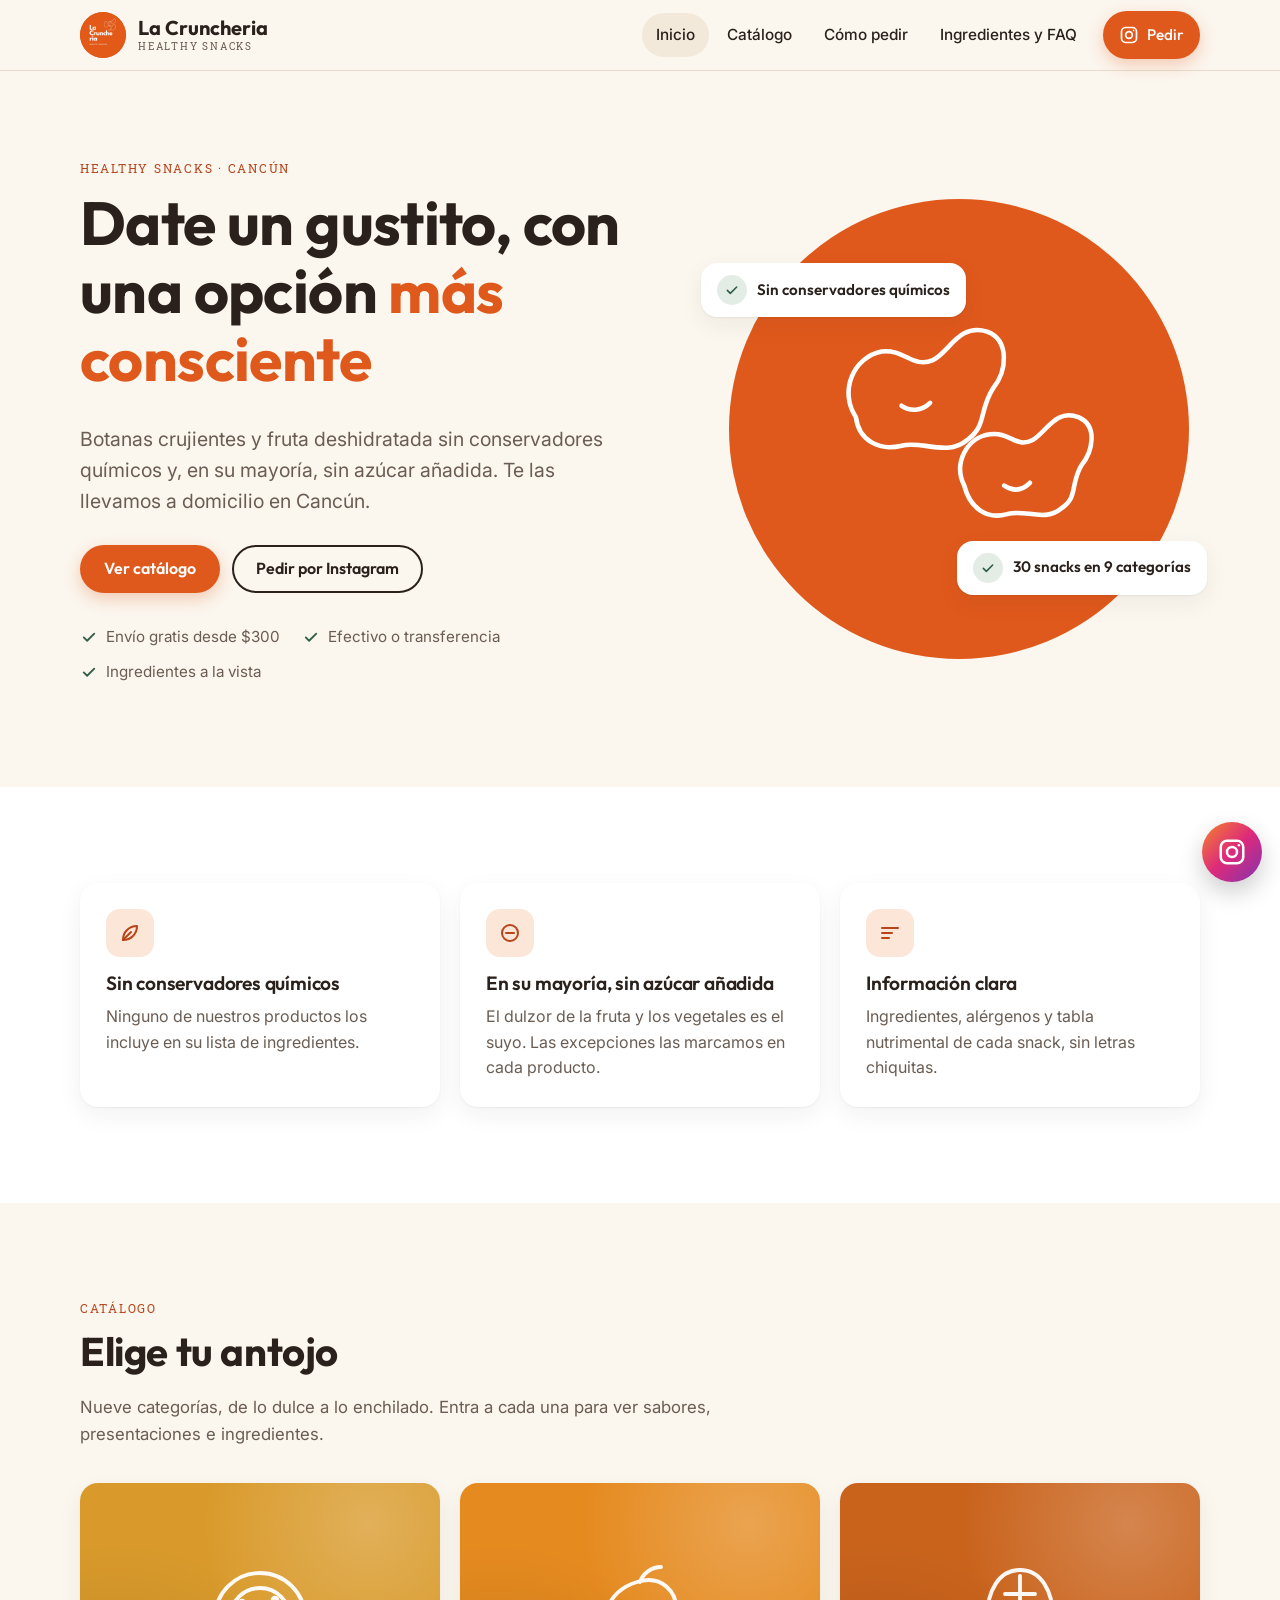
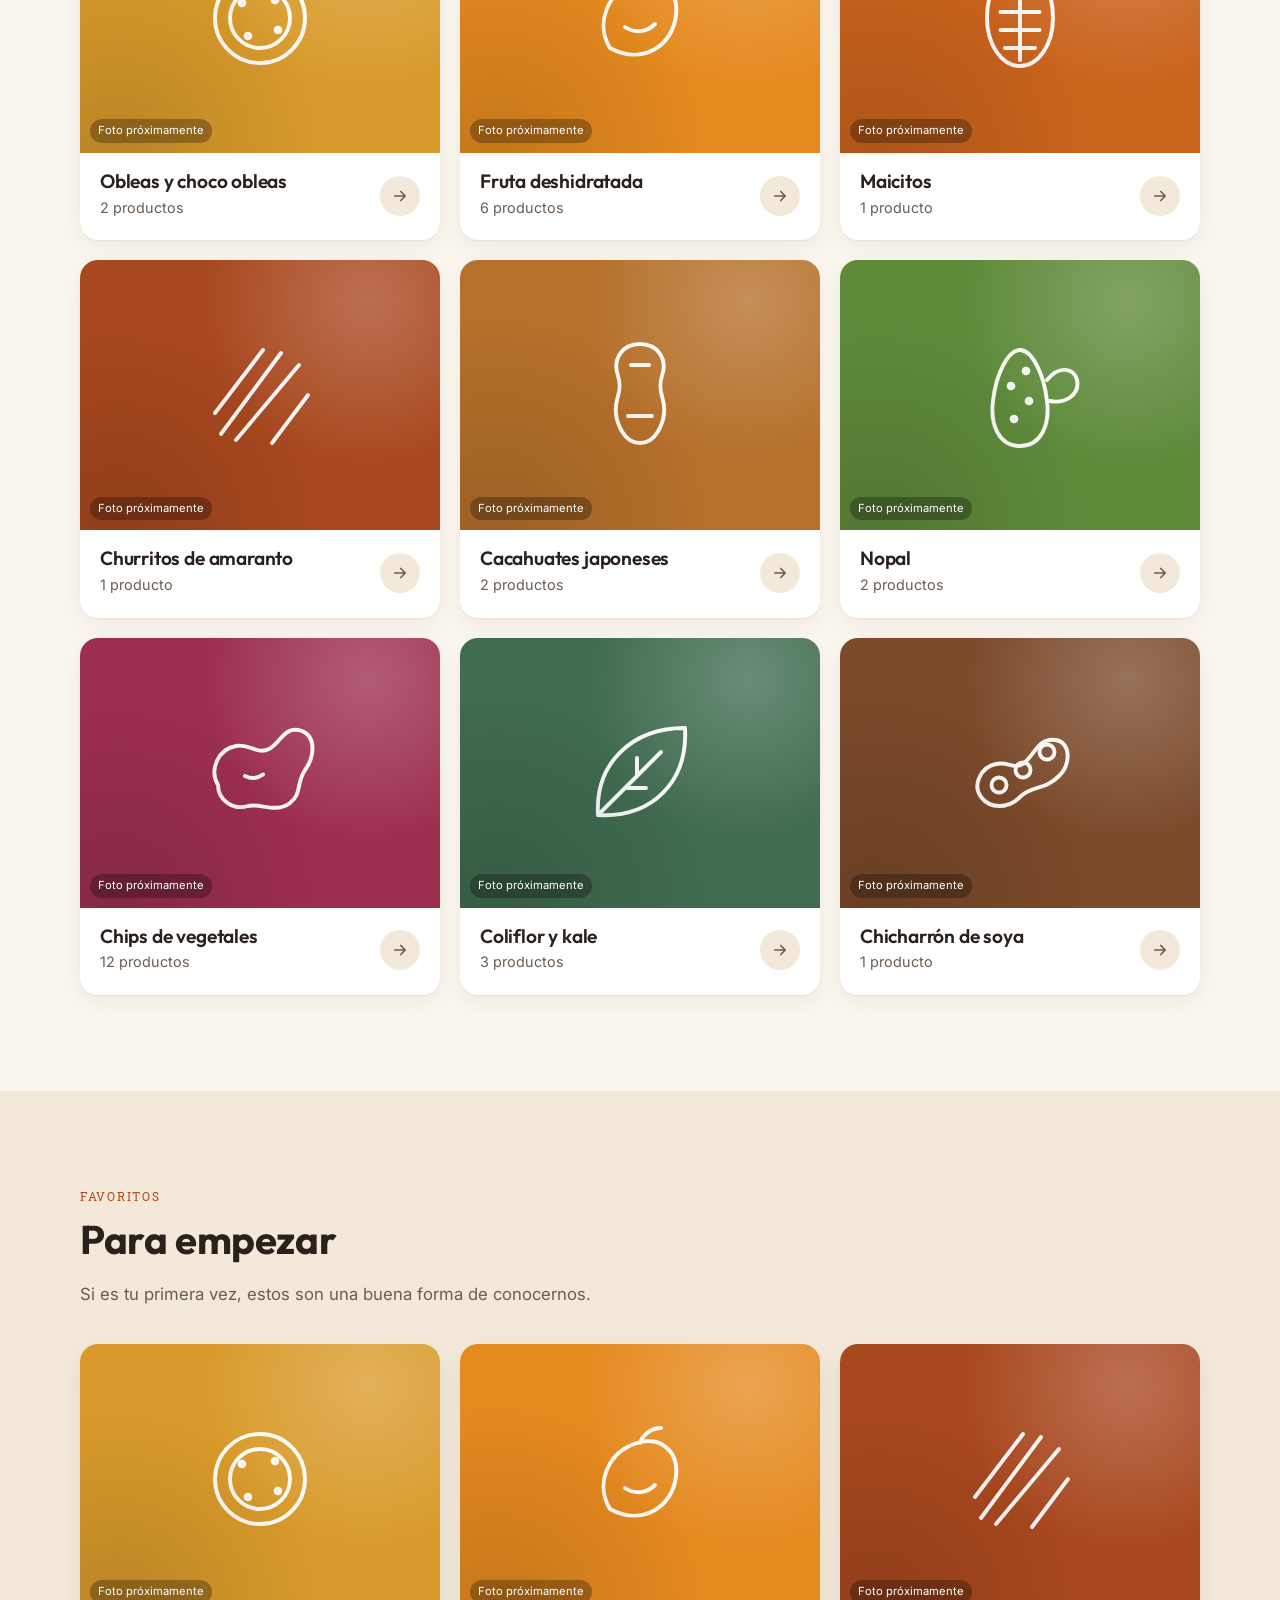
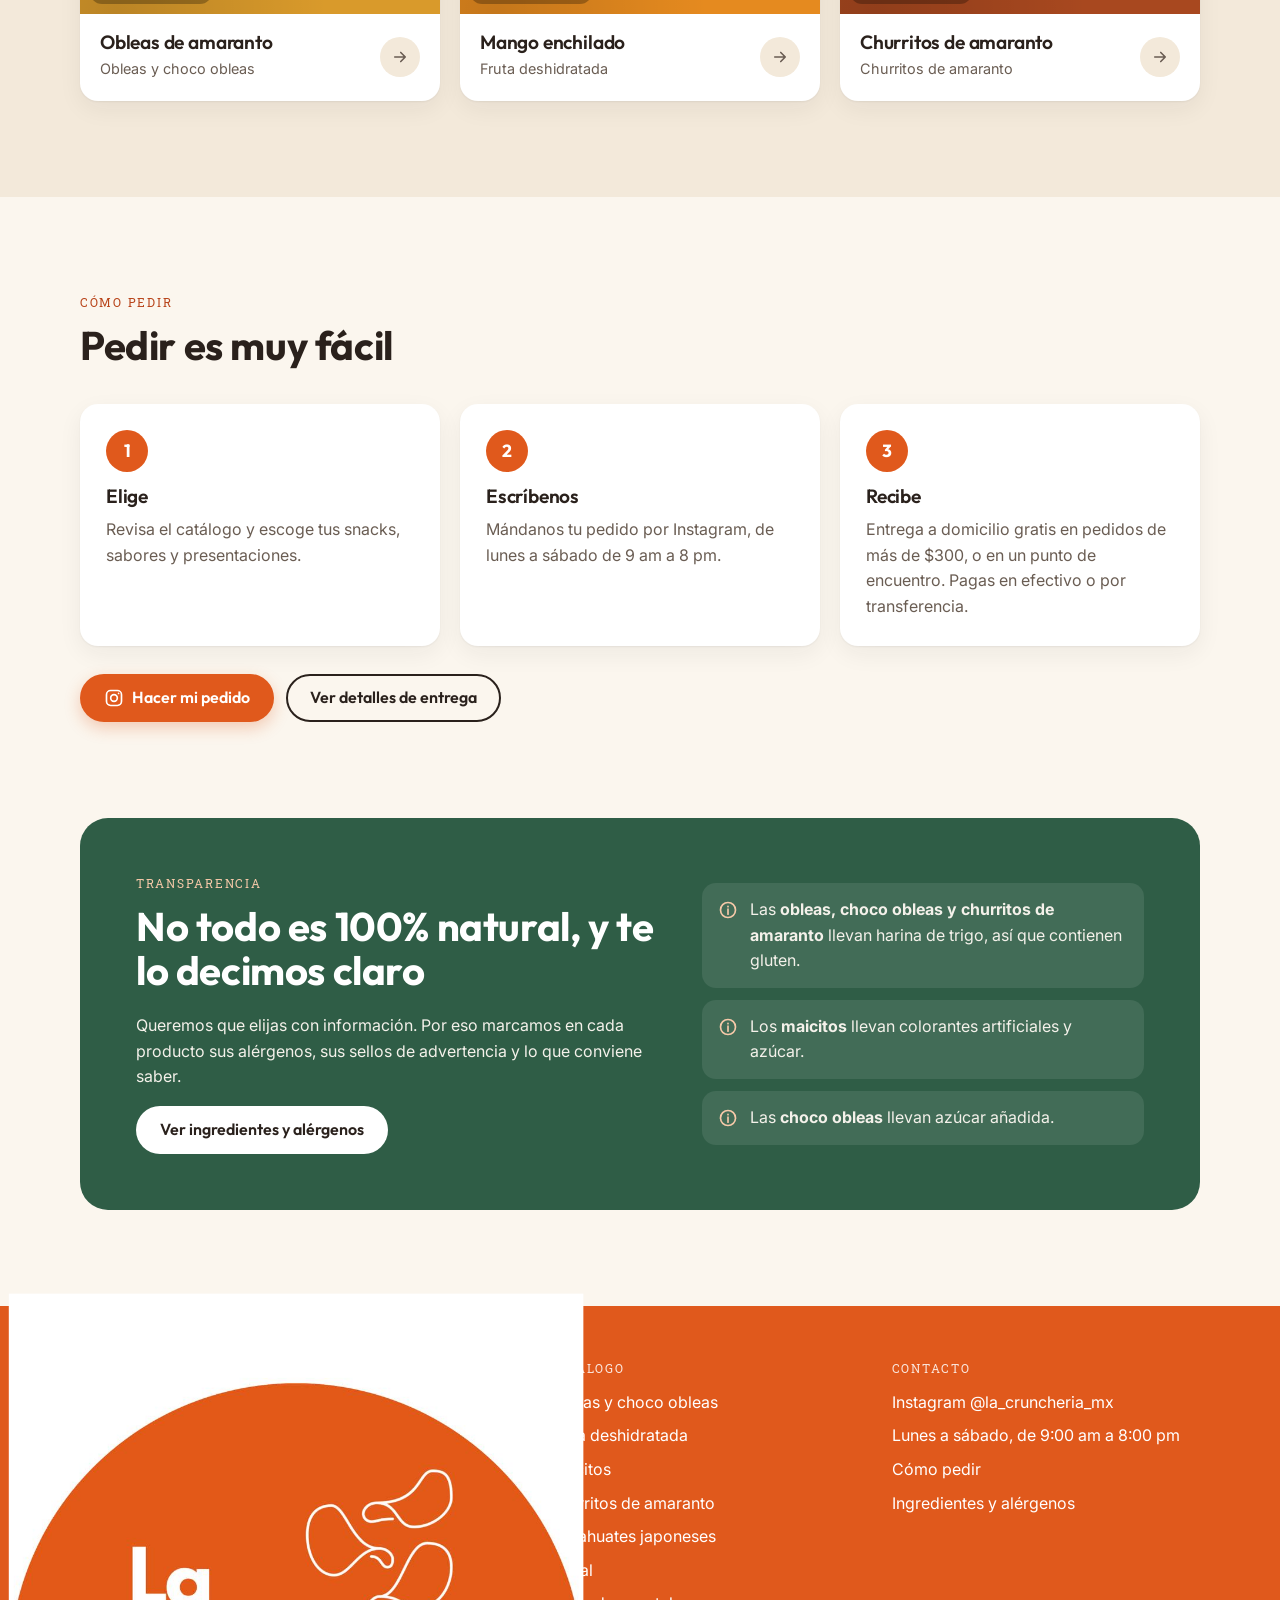
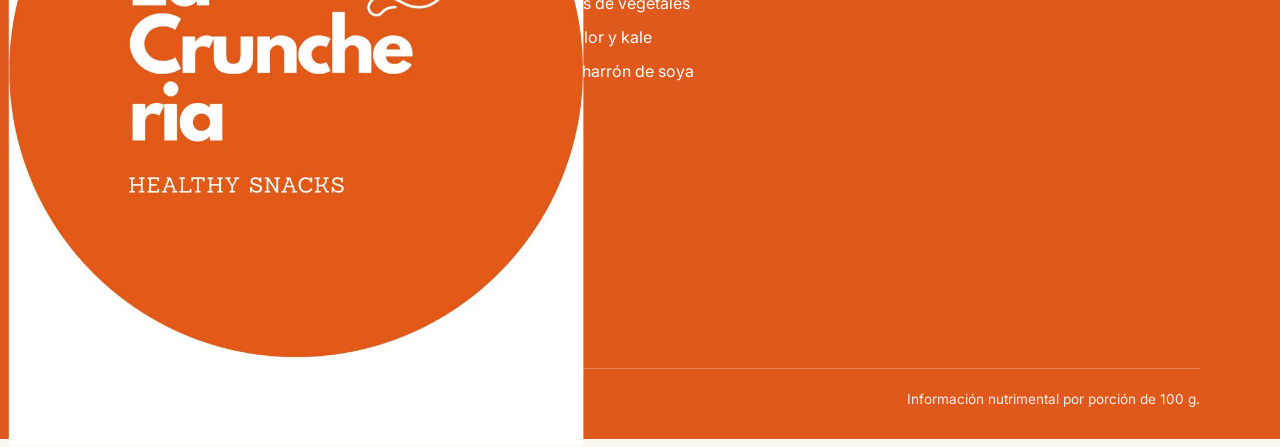
<file: index.html>
<!doctype html>
<html lang="es-MX">
<head>
  <meta charset="utf-8">
  <meta name="viewport" content="width=device-width, initial-scale=1">
  <title>La Cruncheria · Healthy snacks en Cancún</title>
  <meta name="description" content="Snacks para darte un gustito con una opción más consciente: fruta deshidratada, chips de vegetales, nopal, amaranto y más. Entrega en Cancún.">
  <meta name="theme-color" content="#E0591C">
  <link rel="icon" href="assets/logo.jpg">
  <link rel="preconnect" href="https://fonts.googleapis.com">
  <link rel="preconnect" href="https://fonts.gstatic.com" crossorigin>
  <link href="https://fonts.googleapis.com/css2?family=Inter:wght@400;500;600&family=Outfit:wght@500;600;700&family=Roboto+Slab:wght@400&display=swap" rel="stylesheet">
  <link rel="stylesheet" href="assets/styles.css?v=3">
</head>
<body data-pagina="inicio">
  <div id="encabezado"></div>

  <main>
    <section class="portada">
      <div class="contenedor portada__grid">
        <div>
          <span class="etiqueta">Healthy snacks · Cancún</span>
          <h1>Date un gustito, con una opción <span>más consciente</span></h1>
          <p class="lead">Botanas crujientes y fruta deshidratada sin conservadores químicos y, en su mayoría, sin azúcar añadida. Te las llevamos a domicilio en Cancún.</p>
          <div class="botones">
            <a class="btn btn--principal" href="#catalogo">Ver catálogo</a>
            <a class="btn btn--contorno" data-wa="">Pedir por WhatsApp</a>
          </div>
          <ul class="puntos">
            <li><svg viewBox="0 0 24 24" fill="none" stroke="currentColor" stroke-width="2.4" stroke-linecap="round" stroke-linejoin="round"><path d="m5 12.5 4.5 4.5L19 7.5"/></svg>Envío gratis desde $300</li>
            <li><svg viewBox="0 0 24 24" fill="none" stroke="currentColor" stroke-width="2.4" stroke-linecap="round" stroke-linejoin="round"><path d="m5 12.5 4.5 4.5L19 7.5"/></svg>Efectivo o transferencia</li>
            <li><svg viewBox="0 0 24 24" fill="none" stroke="currentColor" stroke-width="2.4" stroke-linecap="round" stroke-linejoin="round"><path d="m5 12.5 4.5 4.5L19 7.5"/></svg>Ingredientes a la vista</li>
          </ul>
        </div>
        <div class="portada__arte" aria-hidden="true">
          <div class="portada__circulo">
            <svg viewBox="0 0 100 100" fill="none" stroke="currentColor" stroke-width="1.6" stroke-linecap="round" stroke-linejoin="round">
              <path d="M14 46c-6-9-1-21 9-23 8-1 11 6 18 3 6-3 9-13 19-10 8 3 7 14 2 20-5 8-2 13-9 18-7 6-16 0-23 2-8 2-15-2-16-10z"/>
              <path d="M30 42c3 2 7 2 10-1"/>
              <path d="M52 70c-4-8 1-17 9-18 7-1 9 5 15 2 5-3 8-11 16-8 7 3 5 12 1 17-4 7-1 11-7 15-6 5-13 0-19 2-7 2-13-2-15-10z"/>
              <path d="M66 70c3 2 6 2 9-1"/>
            </svg>
          </div>
          <div class="portada__sello portada__sello--1"><i><svg viewBox="0 0 24 24" fill="none" stroke="currentColor" stroke-width="2.4" stroke-linecap="round" stroke-linejoin="round"><path d="m5 12.5 4.5 4.5L19 7.5"/></svg></i>Sin conservadores químicos</div>
          <div class="portada__sello portada__sello--2"><i><svg viewBox="0 0 24 24" fill="none" stroke="currentColor" stroke-width="2.4" stroke-linecap="round" stroke-linejoin="round"><path d="m5 12.5 4.5 4.5L19 7.5"/></svg></i>30 snacks en 9 categorías</div>
        </div>
      </div>
    </section>

    <section class="seccion seccion--blanca">
      <div class="contenedor">
        <div class="beneficios">
          <div class="beneficio">
            <div class="beneficio__icono"><svg viewBox="0 0 24 24" fill="none" stroke="currentColor" stroke-width="2" stroke-linecap="round" stroke-linejoin="round"><path d="M5 19c0-8 6-14 14-14 0 8-6 14-14 14z"/><path d="M5 19 13 11"/></svg></div>
            <h3>Sin conservadores químicos</h3>
            <p>Ninguno de nuestros productos los incluye en su lista de ingredientes.</p>
          </div>
          <div class="beneficio">
            <div class="beneficio__icono"><svg viewBox="0 0 24 24" fill="none" stroke="currentColor" stroke-width="2" stroke-linecap="round" stroke-linejoin="round"><circle cx="12" cy="12" r="8"/><path d="M8 12h8"/></svg></div>
            <h3>En su mayoría, sin azúcar añadida</h3>
            <p>El dulzor de la fruta y los vegetales es el suyo. Las excepciones las marcamos en cada producto.</p>
          </div>
          <div class="beneficio">
            <div class="beneficio__icono"><svg viewBox="0 0 24 24" fill="none" stroke="currentColor" stroke-width="2" stroke-linecap="round" stroke-linejoin="round"><path d="M4 7h16M4 12h10M4 17h7"/></svg></div>
            <h3>Información clara</h3>
            <p>Ingredientes, alérgenos y tabla nutrimental de cada snack, sin letras chiquitas.</p>
          </div>
        </div>
      </div>
    </section>

    <section class="seccion" id="catalogo">
      <div class="contenedor">
        <div class="titulo-seccion">
          <span class="etiqueta">Catálogo</span>
          <h2>Elige tu antojo</h2>
          <p>Nueve categorías, de lo dulce a lo enchilado. Entra a cada una para ver sabores, presentaciones e ingredientes.</p>
        </div>
        <div class="categorias" id="grid-categorias"></div>
      </div>
    </section>

    <section class="seccion seccion--arena">
      <div class="contenedor">
        <div class="titulo-seccion">
          <span class="etiqueta">Favoritos</span>
          <h2>Para empezar</h2>
          <p>Si es tu primera vez, estos son una buena forma de conocernos.</p>
        </div>
        <div class="categorias" id="grid-favoritos"></div>
      </div>
    </section>

    <section class="seccion">
      <div class="contenedor">
        <div class="titulo-seccion">
          <span class="etiqueta">Cómo pedir</span>
          <h2>Pedir es muy fácil</h2>
        </div>
        <ol class="pasos">
          <li class="paso"><h3>Elige</h3><p>Revisa el catálogo y escoge tus snacks, sabores y presentaciones.</p></li>
          <li class="paso"><h3>Escríbenos</h3><p>Mándanos tu pedido por <span data-solo-wa>WhatsApp o </span>Instagram, de lunes a sábado de 9 am a 8 pm.</p></li>
          <li class="paso"><h3>Recibe</h3><p>Entrega a domicilio gratis en pedidos de más de $300, o en un punto de encuentro. Pagas en efectivo o por transferencia.</p></li>
        </ol>
        <div class="botones" style="margin-top:28px">
          <a class="btn btn--principal" data-wa=""><svg viewBox="0 0 24 24" fill="currentColor"><path d="M12.04 2C6.58 2 2.13 6.45 2.13 11.91c0 1.75.46 3.45 1.32 4.95L2.05 22l5.25-1.38a9.9 9.9 0 0 0 4.74 1.21c5.46 0 9.91-4.45 9.91-9.91S17.5 2 12.04 2Z"/></svg>Hacer mi pedido</a>
          <a class="btn btn--contorno" href="como-pedir.html">Ver detalles de entrega</a>
        </div>
      </div>
    </section>

    <section class="seccion" style="padding-top:0">
      <div class="contenedor">
        <div class="honesto">
          <div>
            <span class="etiqueta">Transparencia</span>
            <h2>No todo es 100% natural, y te lo decimos claro</h2>
            <p>Queremos que elijas con información. Por eso marcamos en cada producto sus alérgenos, sus sellos de advertencia y lo que conviene saber.</p>
            <a class="btn btn--blanco" href="ingredientes.html">Ver ingredientes y alérgenos</a>
          </div>
          <ul>
            <li><svg viewBox="0 0 24 24" fill="none" stroke="currentColor" stroke-width="2" stroke-linecap="round"><circle cx="12" cy="12" r="9"/><path d="M12 11v6M12 7.5v.5"/></svg><span>Las <strong>obleas, choco obleas y churritos de amaranto</strong> llevan harina de trigo, así que contienen gluten.</span></li>
            <li><svg viewBox="0 0 24 24" fill="none" stroke="currentColor" stroke-width="2" stroke-linecap="round"><circle cx="12" cy="12" r="9"/><path d="M12 11v6M12 7.5v.5"/></svg><span>Los <strong>maicitos</strong> llevan colorantes artificiales y azúcar.</span></li>
            <li><svg viewBox="0 0 24 24" fill="none" stroke="currentColor" stroke-width="2" stroke-linecap="round"><circle cx="12" cy="12" r="9"/><path d="M12 11v6M12 7.5v.5"/></svg><span>Las <strong>choco obleas</strong> llevan azúcar añadida.</span></li>
          </ul>
        </div>
      </div>
    </section>
  </main>

  <div id="pie"></div>
  <script src="assets/data.js?v=3"></script>
  <script src="assets/app.js?v=3"></script>
</body>
</html>
</file>
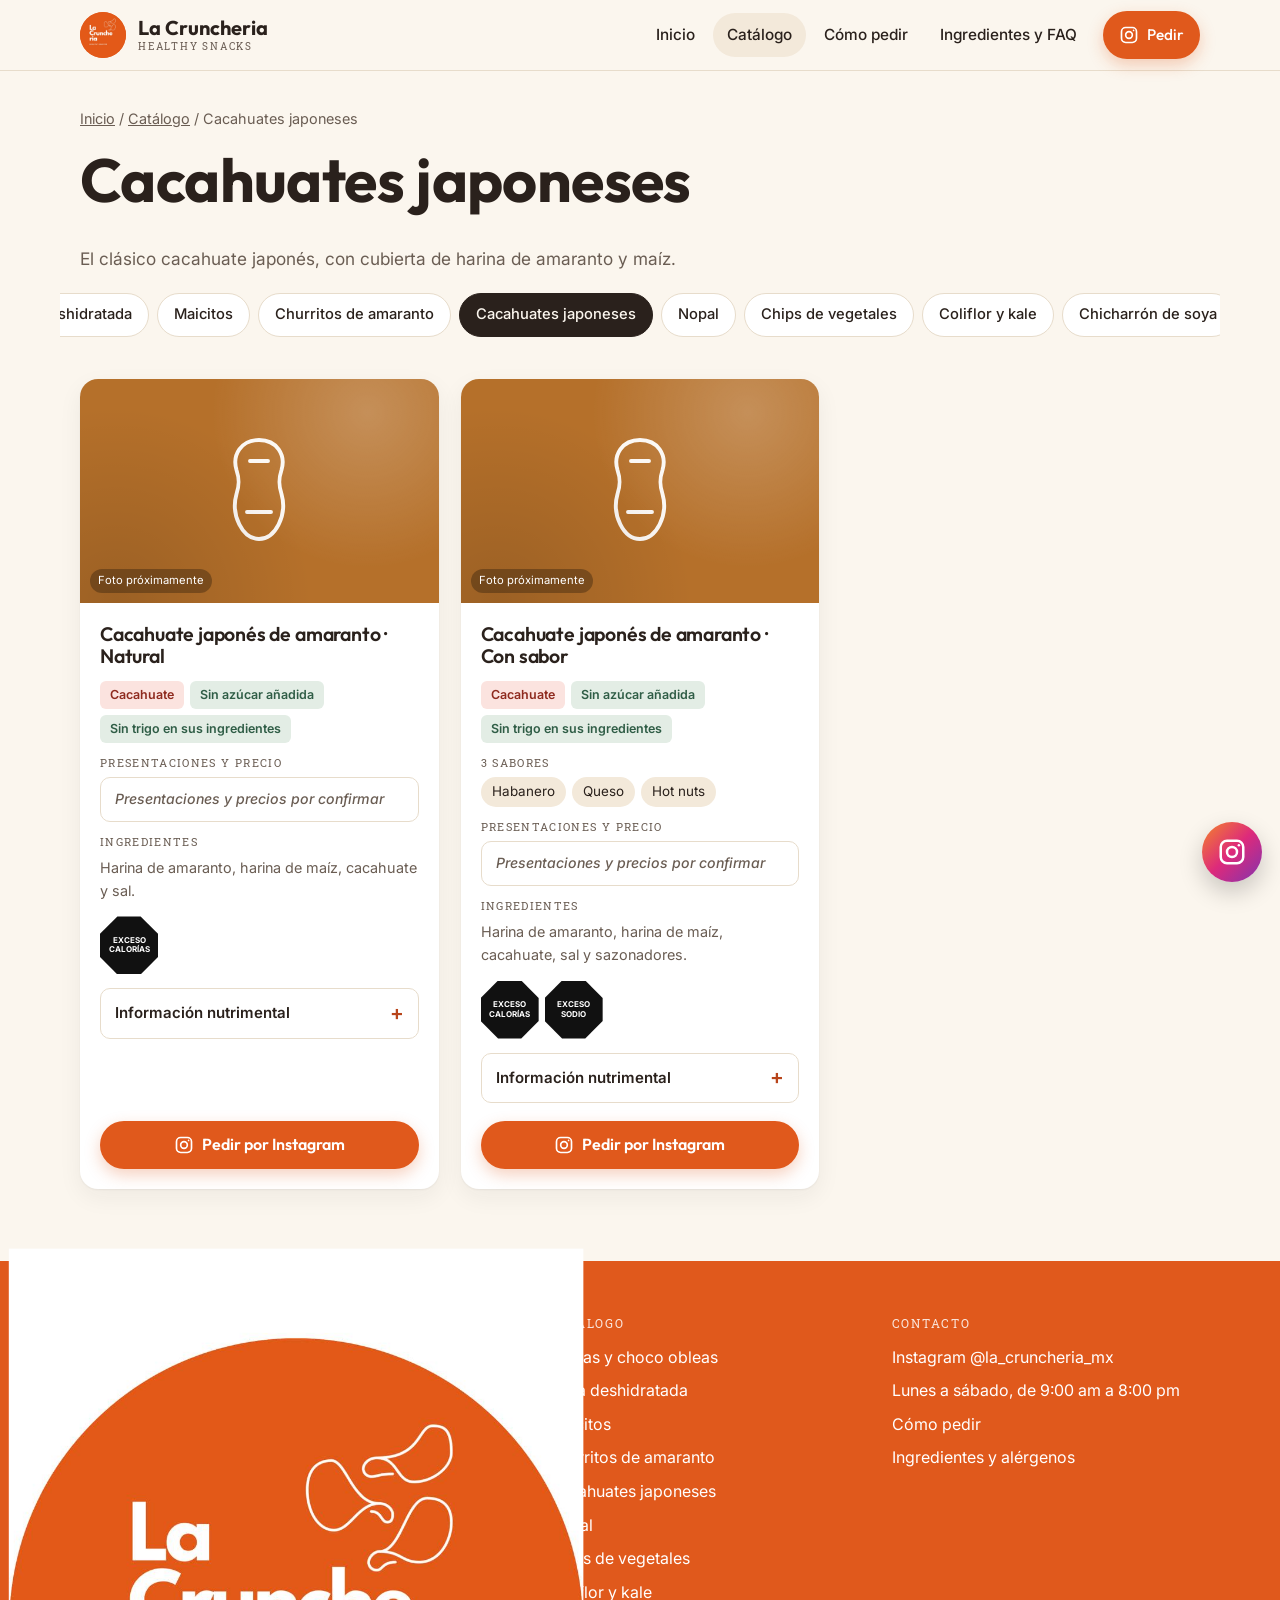
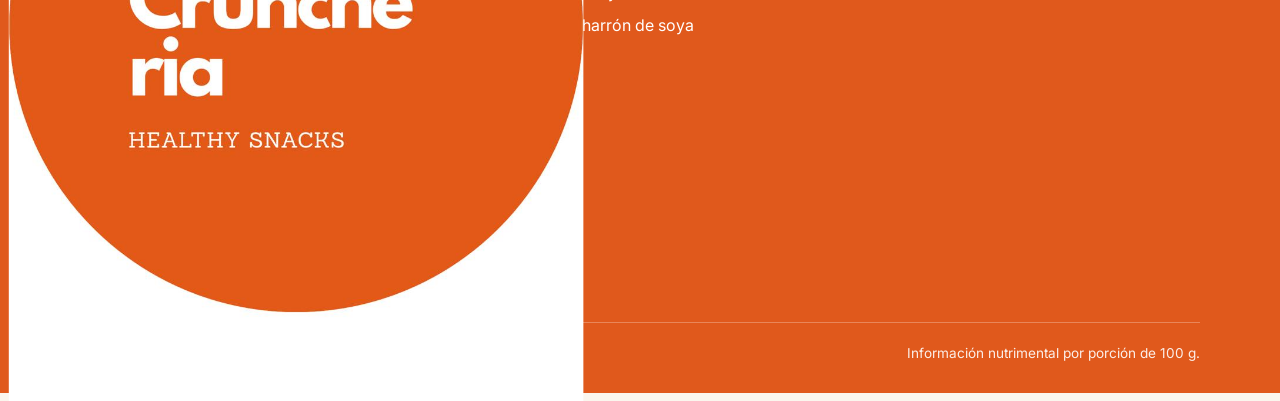
<file: cacahuates-japoneses.html>
<!doctype html>
<html lang="es-MX">
<head>
  <meta charset="utf-8">
  <meta name="viewport" content="width=device-width, initial-scale=1">
  <title>Cacahuates japoneses · La Cruncheria</title>
  <meta name="description" content="Cacahuates japoneses: sabores, presentaciones, ingredientes e información nutrimental. Entrega en Cancún.">
  <meta name="theme-color" content="#E0591C">
  <link rel="icon" href="assets/logo.jpg">
  <link rel="preconnect" href="https://fonts.googleapis.com">
  <link rel="preconnect" href="https://fonts.gstatic.com" crossorigin>
  <link href="https://fonts.googleapis.com/css2?family=Inter:wght@400;500;600&family=Outfit:wght@500;600;700&family=Roboto+Slab:wght@400&display=swap" rel="stylesheet">
  <link rel="stylesheet" href="assets/styles.css?v=3">
</head>
<body data-pagina="categoria" data-cat="cacahuates">
  <div id="encabezado"></div>
  <main>
    <section class="cabecera-cat">
      <div class="contenedor">
        <nav class="migas" aria-label="Ruta"><a href="index.html">Inicio</a> / <a href="index.html#catalogo">Catálogo</a> / <span id="cat-migas">Cacahuates japoneses</span></nav>
        <h1 id="cat-titulo">Cacahuates japoneses</h1>
        <p id="cat-intro"></p>
        <nav class="barra-cat" id="barra-cat" aria-label="Categorías"></nav>
      </div>
    </section>
    <div class="contenedor">
      <div class="productos" id="grid-productos"></div>
    </div>
  </main>
  <div id="pie"></div>
  <script src="assets/data.js?v=3"></script>
  <script src="assets/app.js?v=3"></script>
</body>
</html>
</file>
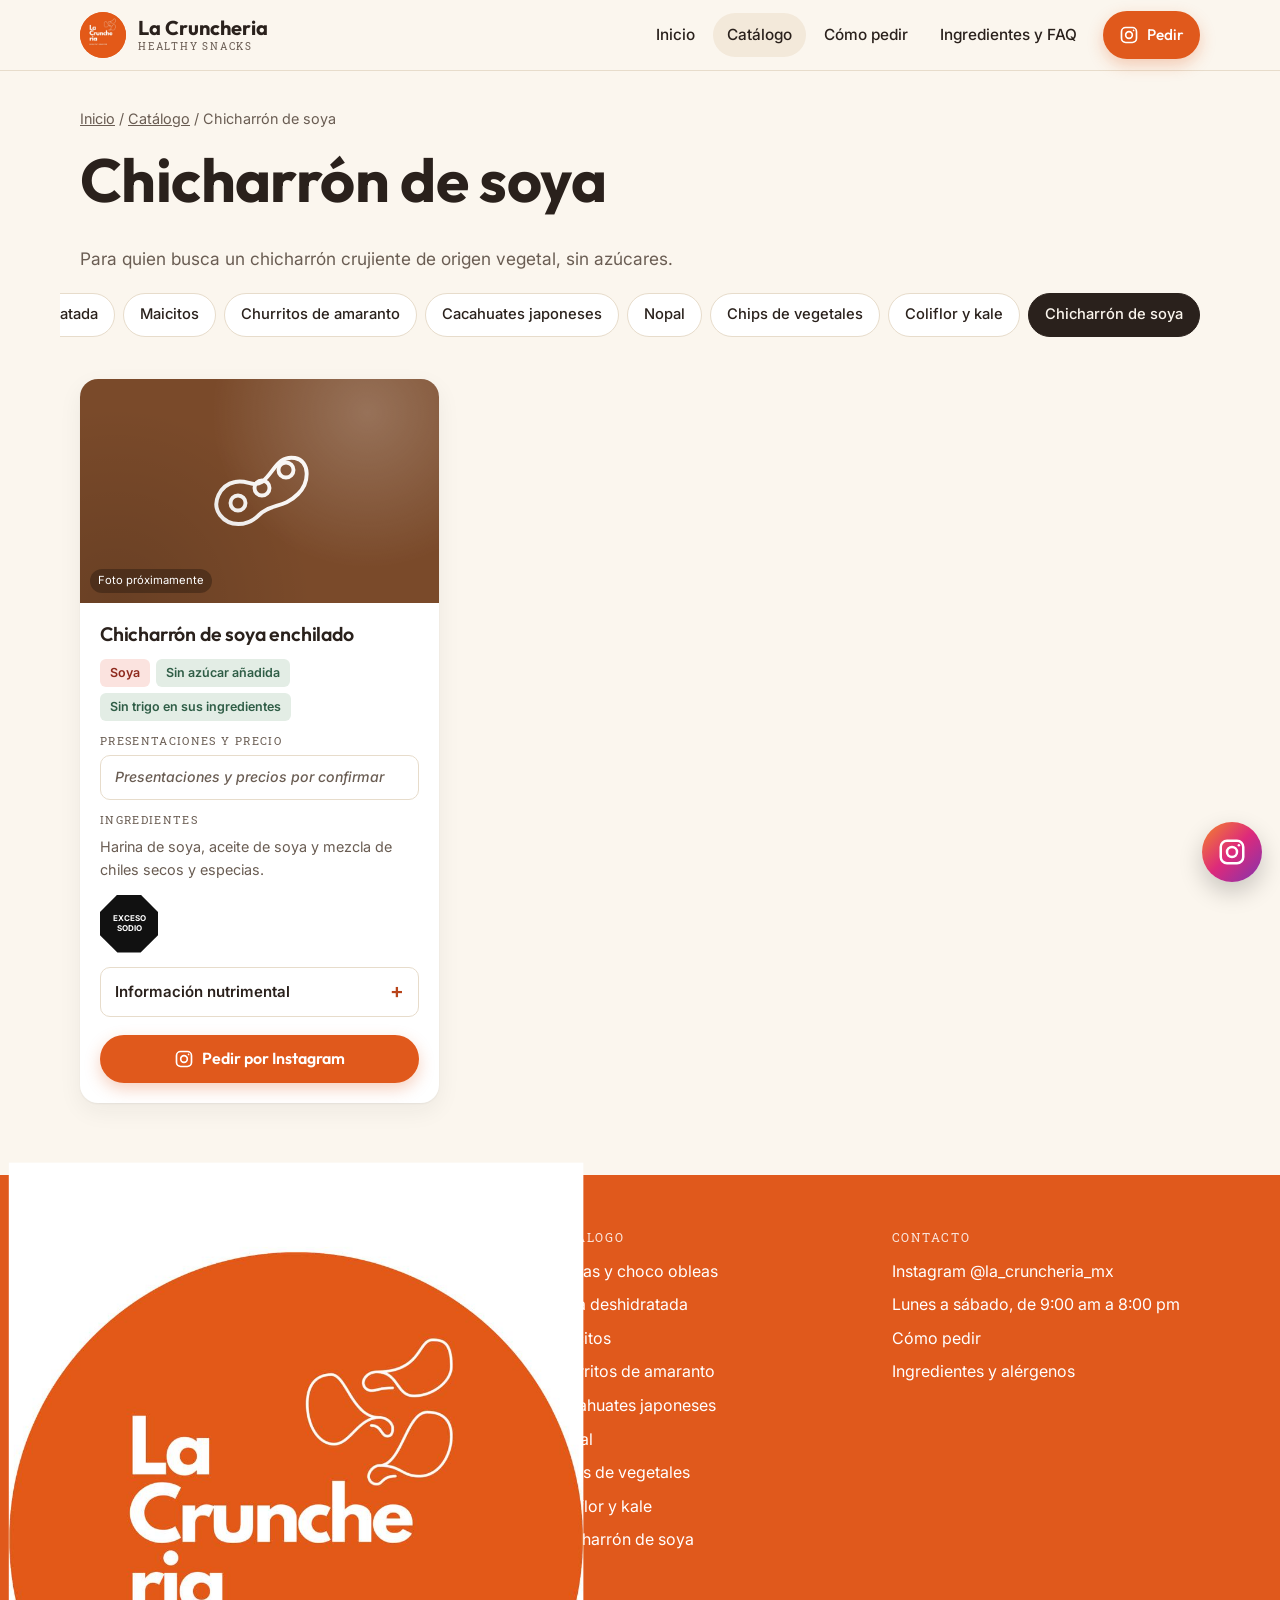
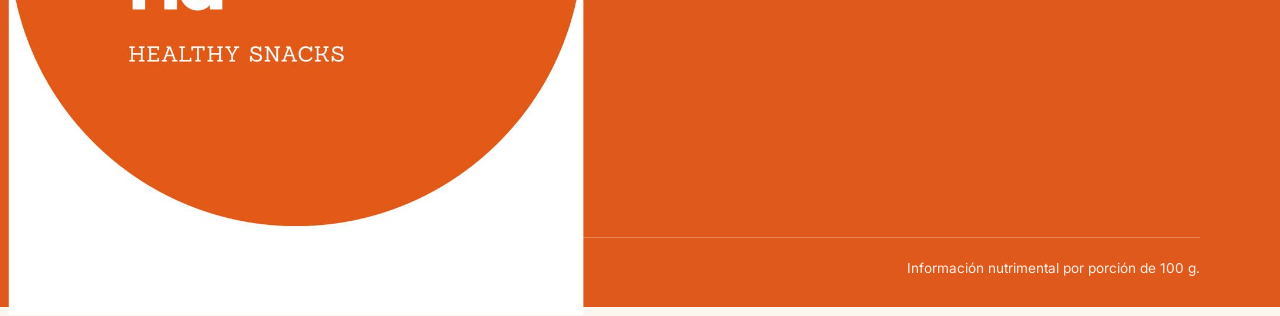
<file: chicharron-soya.html>
<!doctype html>
<html lang="es-MX">
<head>
  <meta charset="utf-8">
  <meta name="viewport" content="width=device-width, initial-scale=1">
  <title>Chicharrón de soya · La Cruncheria</title>
  <meta name="description" content="Chicharrón de soya: sabores, presentaciones, ingredientes e información nutrimental. Entrega en Cancún.">
  <meta name="theme-color" content="#E0591C">
  <link rel="icon" href="assets/logo.jpg">
  <link rel="preconnect" href="https://fonts.googleapis.com">
  <link rel="preconnect" href="https://fonts.gstatic.com" crossorigin>
  <link href="https://fonts.googleapis.com/css2?family=Inter:wght@400;500;600&family=Outfit:wght@500;600;700&family=Roboto+Slab:wght@400&display=swap" rel="stylesheet">
  <link rel="stylesheet" href="assets/styles.css?v=3">
</head>
<body data-pagina="categoria" data-cat="soya">
  <div id="encabezado"></div>
  <main>
    <section class="cabecera-cat">
      <div class="contenedor">
        <nav class="migas" aria-label="Ruta"><a href="index.html">Inicio</a> / <a href="index.html#catalogo">Catálogo</a> / <span id="cat-migas">Chicharrón de soya</span></nav>
        <h1 id="cat-titulo">Chicharrón de soya</h1>
        <p id="cat-intro"></p>
        <nav class="barra-cat" id="barra-cat" aria-label="Categorías"></nav>
      </div>
    </section>
    <div class="contenedor">
      <div class="productos" id="grid-productos"></div>
    </div>
  </main>
  <div id="pie"></div>
  <script src="assets/data.js?v=3"></script>
  <script src="assets/app.js?v=3"></script>
</body>
</html>
</file>
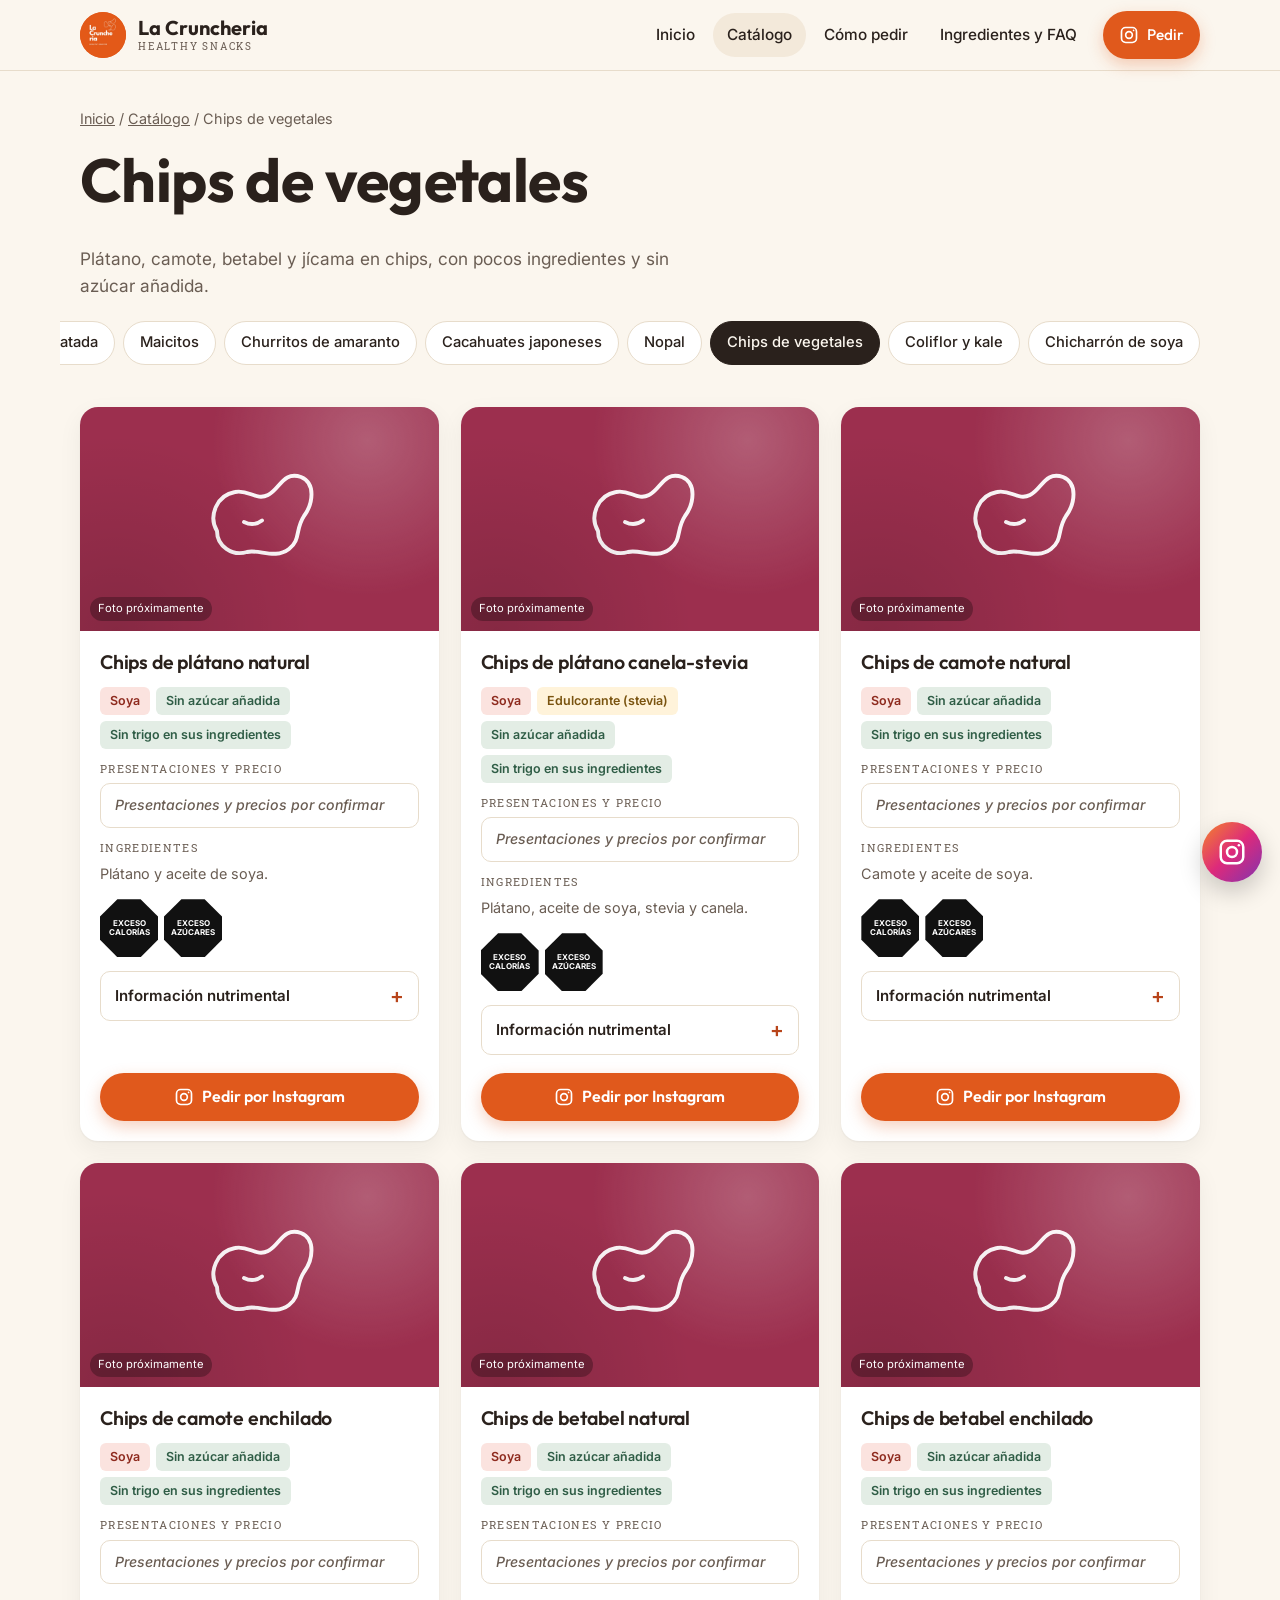
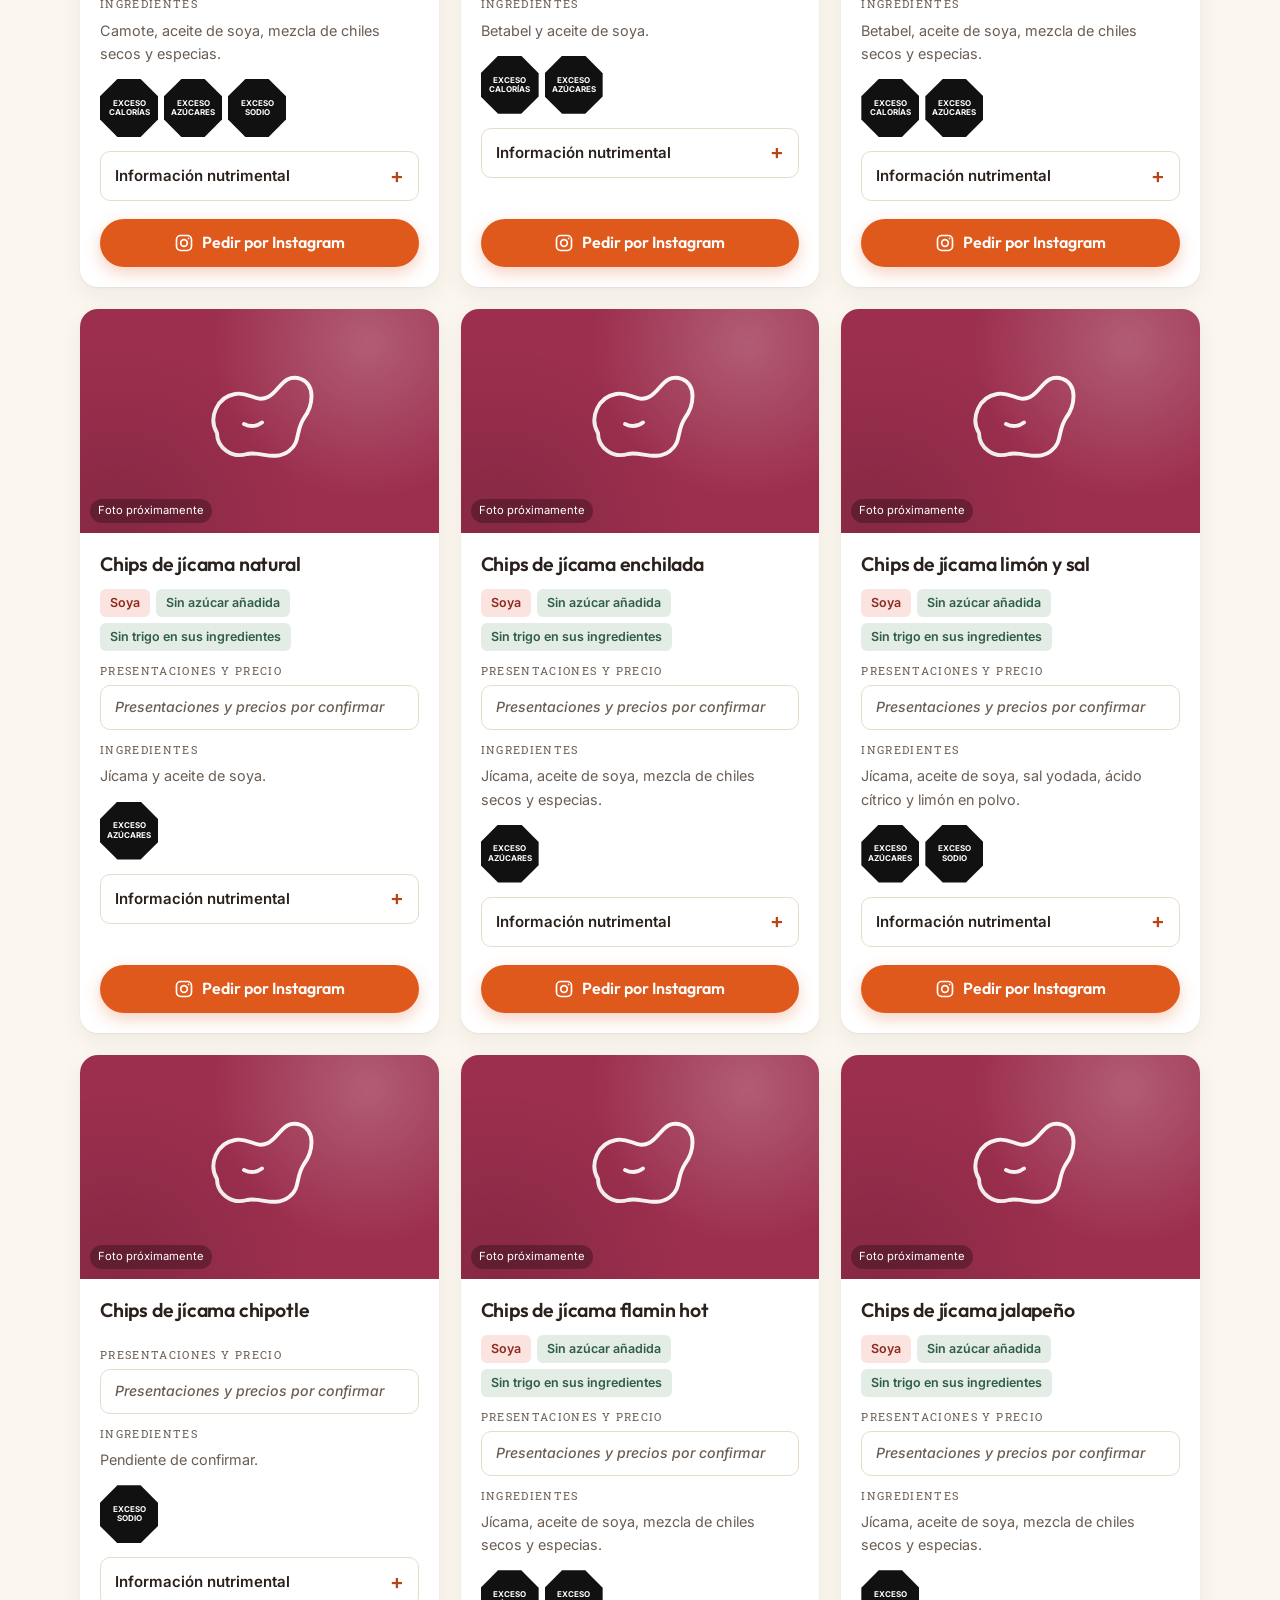
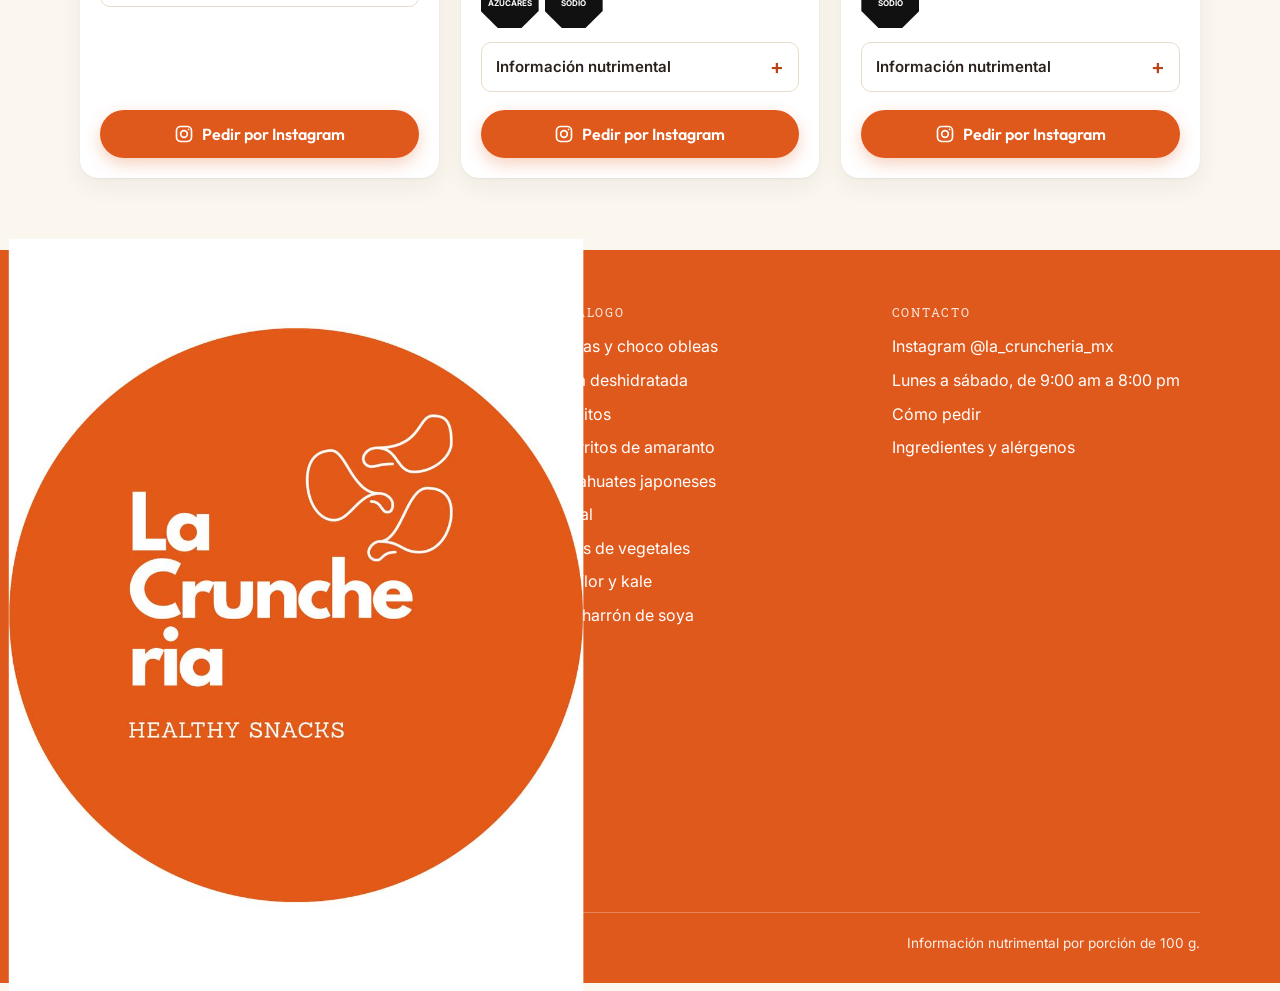
<file: chips-vegetales.html>
<!doctype html>
<html lang="es-MX">
<head>
  <meta charset="utf-8">
  <meta name="viewport" content="width=device-width, initial-scale=1">
  <title>Chips de vegetales · La Cruncheria</title>
  <meta name="description" content="Chips de vegetales: sabores, presentaciones, ingredientes e información nutrimental. Entrega en Cancún.">
  <meta name="theme-color" content="#E0591C">
  <link rel="icon" href="assets/logo.jpg">
  <link rel="preconnect" href="https://fonts.googleapis.com">
  <link rel="preconnect" href="https://fonts.gstatic.com" crossorigin>
  <link href="https://fonts.googleapis.com/css2?family=Inter:wght@400;500;600&family=Outfit:wght@500;600;700&family=Roboto+Slab:wght@400&display=swap" rel="stylesheet">
  <link rel="stylesheet" href="assets/styles.css?v=3">
</head>
<body data-pagina="categoria" data-cat="chips">
  <div id="encabezado"></div>
  <main>
    <section class="cabecera-cat">
      <div class="contenedor">
        <nav class="migas" aria-label="Ruta"><a href="index.html">Inicio</a> / <a href="index.html#catalogo">Catálogo</a> / <span id="cat-migas">Chips de vegetales</span></nav>
        <h1 id="cat-titulo">Chips de vegetales</h1>
        <p id="cat-intro"></p>
        <nav class="barra-cat" id="barra-cat" aria-label="Categorías"></nav>
      </div>
    </section>
    <div class="contenedor">
      <div class="productos" id="grid-productos"></div>
    </div>
  </main>
  <div id="pie"></div>
  <script src="assets/data.js?v=3"></script>
  <script src="assets/app.js?v=3"></script>
</body>
</html>
</file>
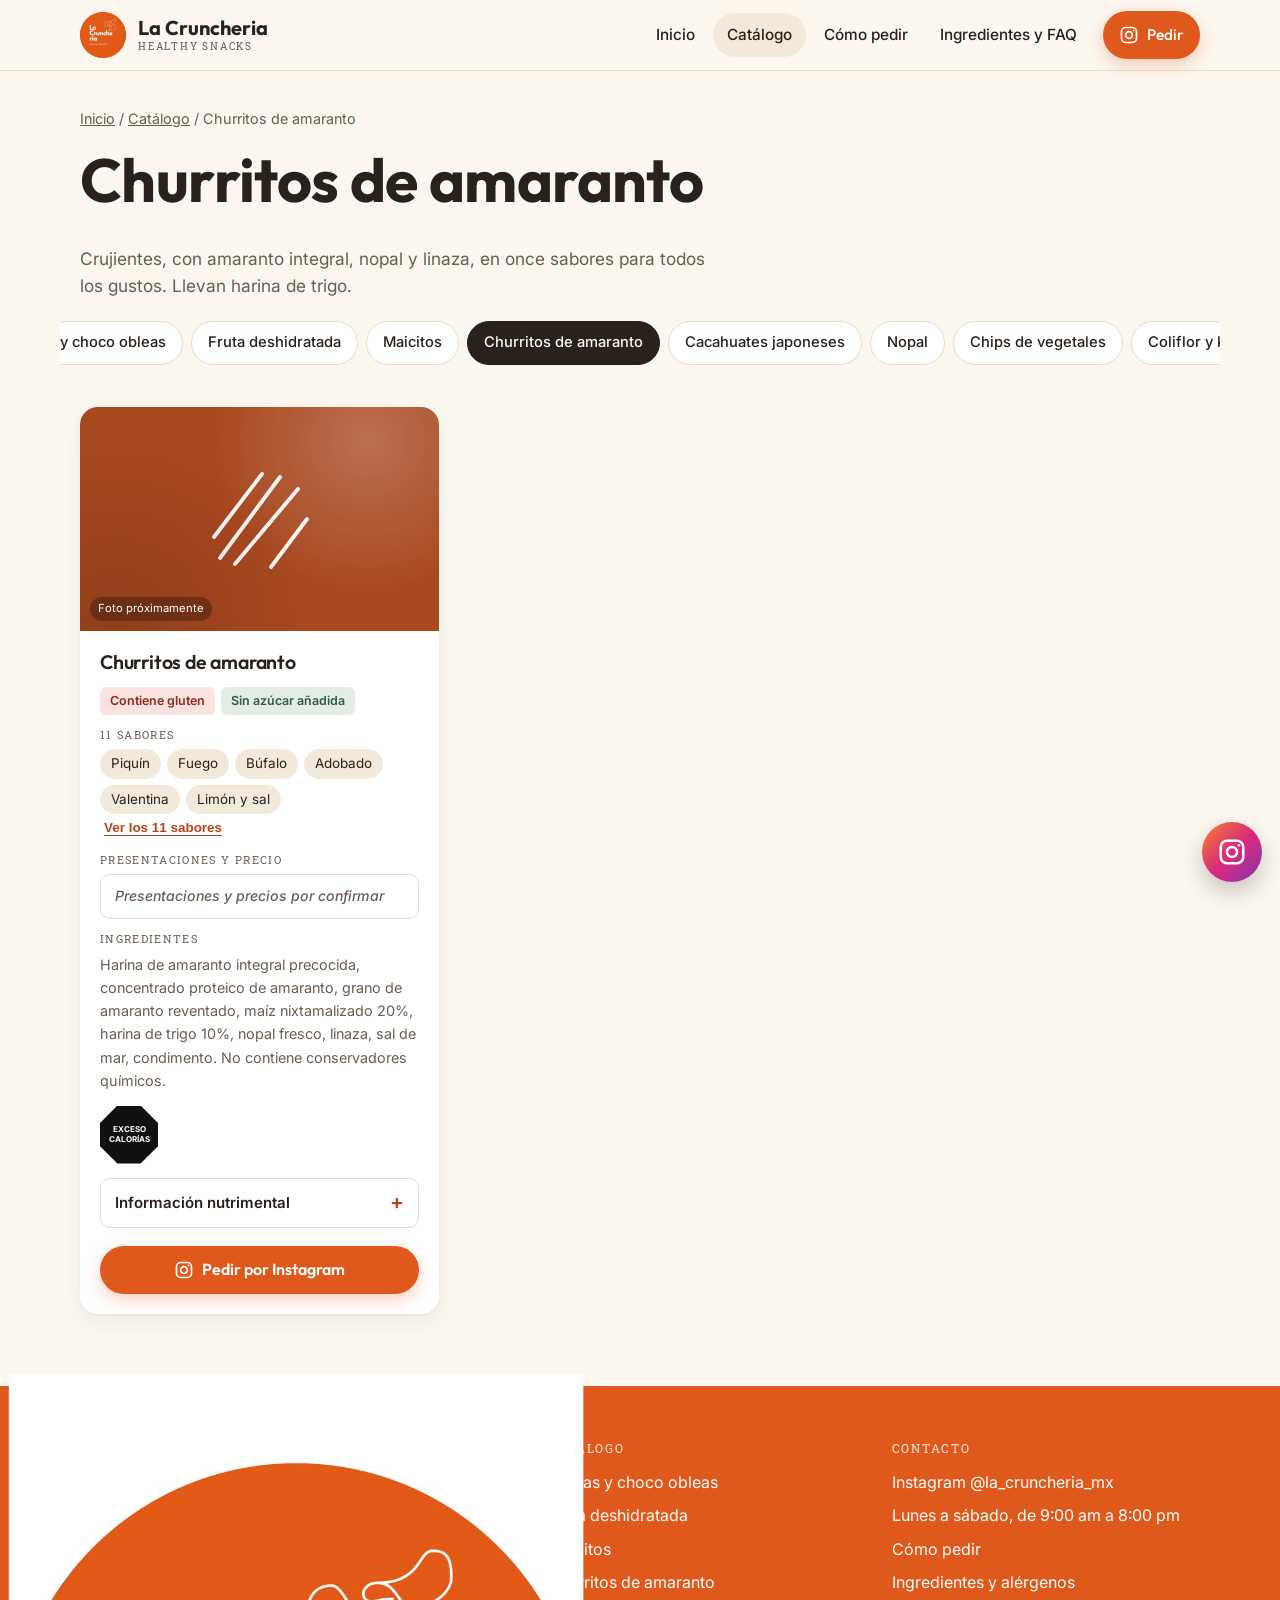
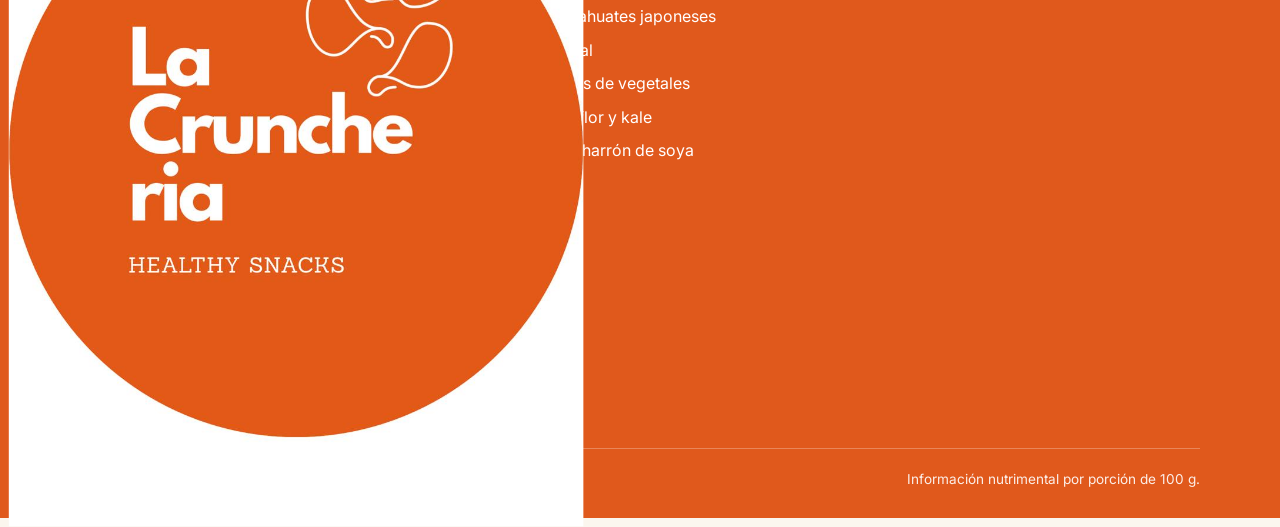
<file: churritos-amaranto.html>
<!doctype html>
<html lang="es-MX">
<head>
  <meta charset="utf-8">
  <meta name="viewport" content="width=device-width, initial-scale=1">
  <title>Churritos de amaranto · La Cruncheria</title>
  <meta name="description" content="Churritos de amaranto: sabores, presentaciones, ingredientes e información nutrimental. Entrega en Cancún.">
  <meta name="theme-color" content="#E0591C">
  <link rel="icon" href="assets/logo.jpg">
  <link rel="preconnect" href="https://fonts.googleapis.com">
  <link rel="preconnect" href="https://fonts.gstatic.com" crossorigin>
  <link href="https://fonts.googleapis.com/css2?family=Inter:wght@400;500;600&family=Outfit:wght@500;600;700&family=Roboto+Slab:wght@400&display=swap" rel="stylesheet">
  <link rel="stylesheet" href="assets/styles.css?v=3">
</head>
<body data-pagina="categoria" data-cat="churritos">
  <div id="encabezado"></div>
  <main>
    <section class="cabecera-cat">
      <div class="contenedor">
        <nav class="migas" aria-label="Ruta"><a href="index.html">Inicio</a> / <a href="index.html#catalogo">Catálogo</a> / <span id="cat-migas">Churritos de amaranto</span></nav>
        <h1 id="cat-titulo">Churritos de amaranto</h1>
        <p id="cat-intro"></p>
        <nav class="barra-cat" id="barra-cat" aria-label="Categorías"></nav>
      </div>
    </section>
    <div class="contenedor">
      <div class="productos" id="grid-productos"></div>
    </div>
  </main>
  <div id="pie"></div>
  <script src="assets/data.js?v=3"></script>
  <script src="assets/app.js?v=3"></script>
</body>
</html>
</file>
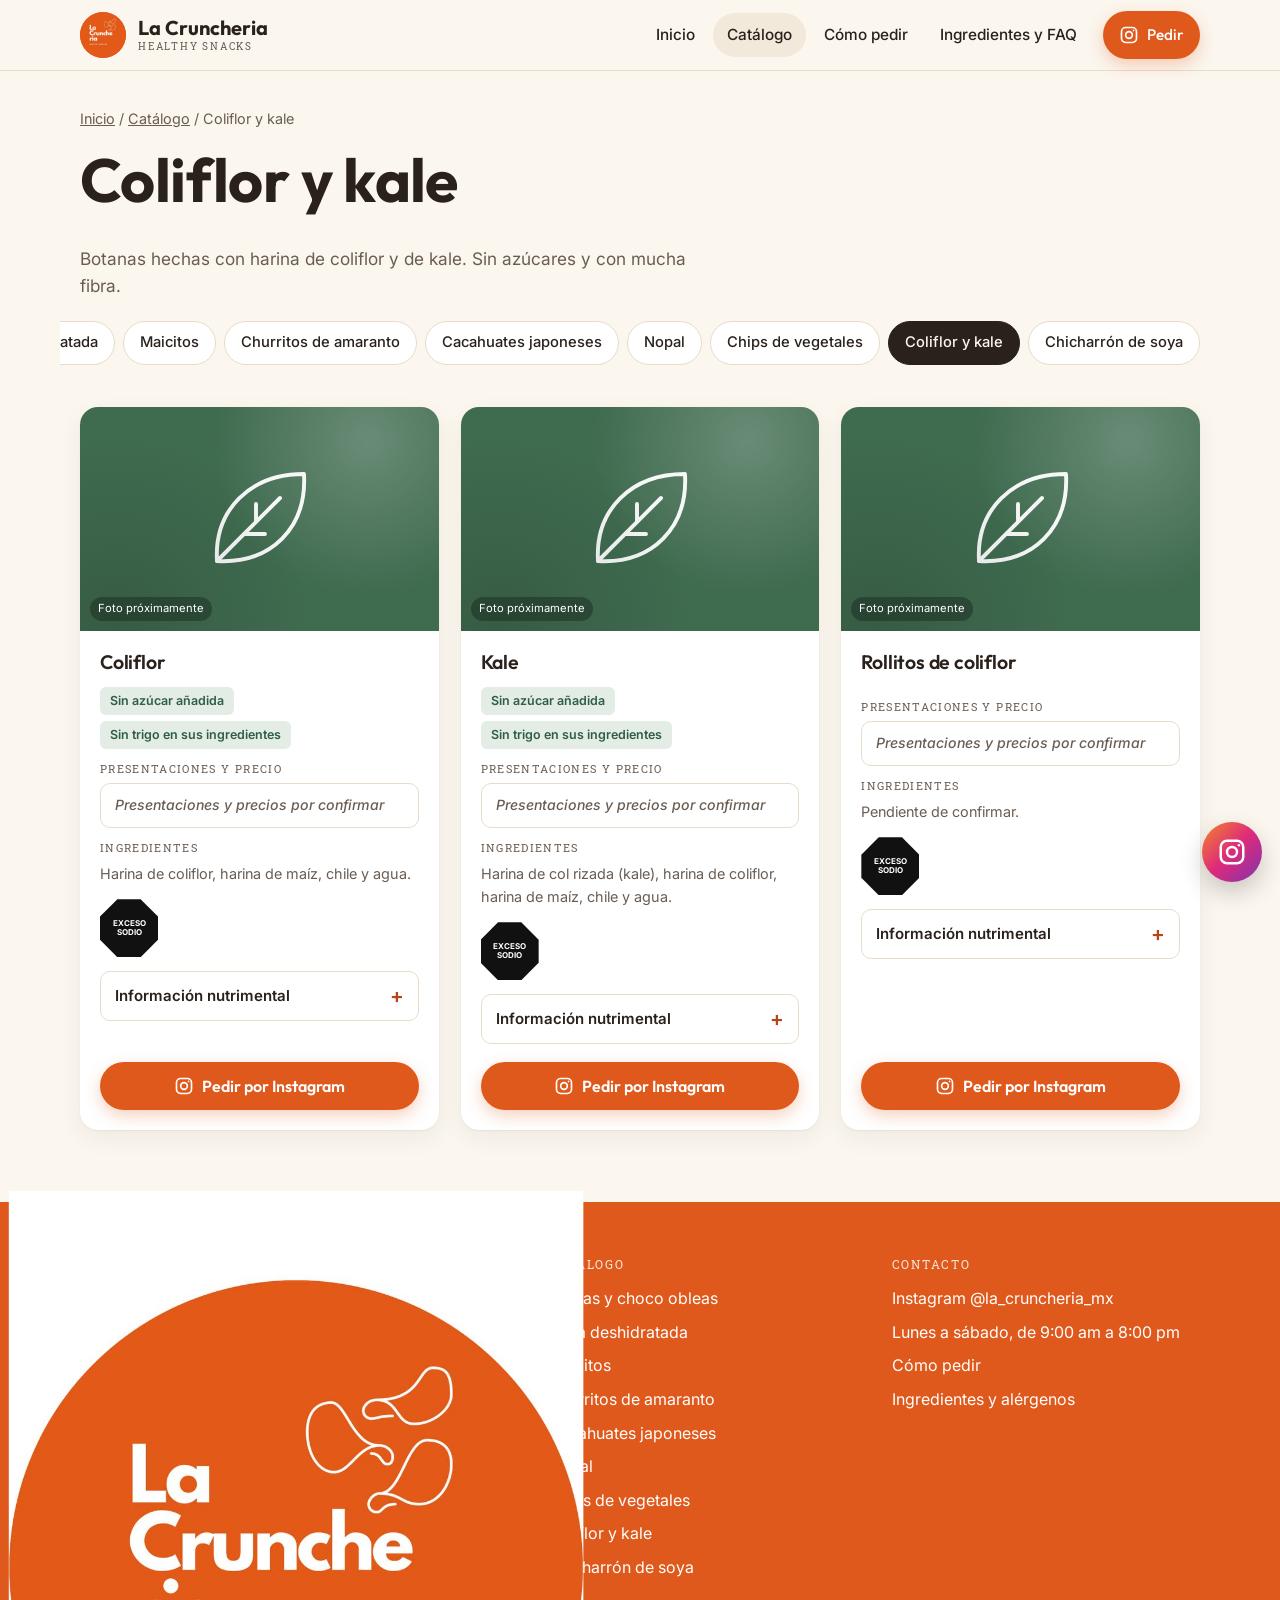
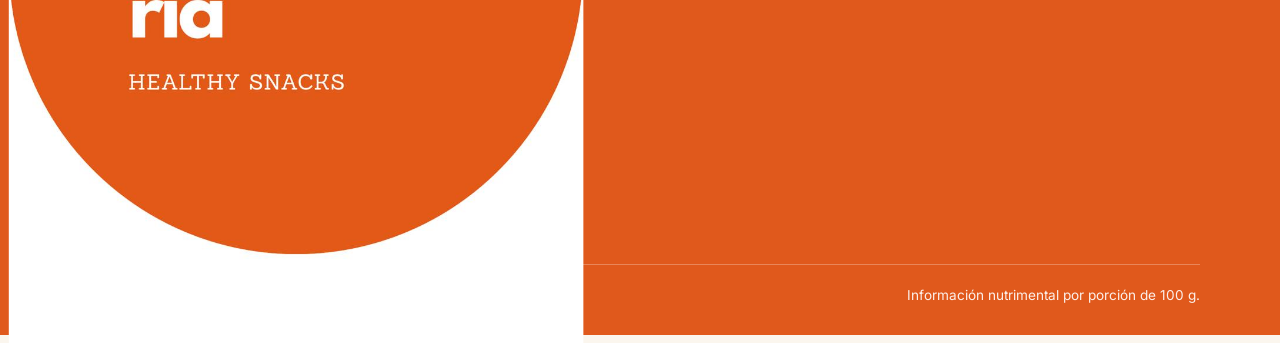
<file: coliflor-kale.html>
<!doctype html>
<html lang="es-MX">
<head>
  <meta charset="utf-8">
  <meta name="viewport" content="width=device-width, initial-scale=1">
  <title>Coliflor y kale · La Cruncheria</title>
  <meta name="description" content="Coliflor y kale: sabores, presentaciones, ingredientes e información nutrimental. Entrega en Cancún.">
  <meta name="theme-color" content="#E0591C">
  <link rel="icon" href="assets/logo.jpg">
  <link rel="preconnect" href="https://fonts.googleapis.com">
  <link rel="preconnect" href="https://fonts.gstatic.com" crossorigin>
  <link href="https://fonts.googleapis.com/css2?family=Inter:wght@400;500;600&family=Outfit:wght@500;600;700&family=Roboto+Slab:wght@400&display=swap" rel="stylesheet">
  <link rel="stylesheet" href="assets/styles.css?v=3">
</head>
<body data-pagina="categoria" data-cat="coliflor-kale">
  <div id="encabezado"></div>
  <main>
    <section class="cabecera-cat">
      <div class="contenedor">
        <nav class="migas" aria-label="Ruta"><a href="index.html">Inicio</a> / <a href="index.html#catalogo">Catálogo</a> / <span id="cat-migas">Coliflor y kale</span></nav>
        <h1 id="cat-titulo">Coliflor y kale</h1>
        <p id="cat-intro"></p>
        <nav class="barra-cat" id="barra-cat" aria-label="Categorías"></nav>
      </div>
    </section>
    <div class="contenedor">
      <div class="productos" id="grid-productos"></div>
    </div>
  </main>
  <div id="pie"></div>
  <script src="assets/data.js?v=3"></script>
  <script src="assets/app.js?v=3"></script>
</body>
</html>
</file>
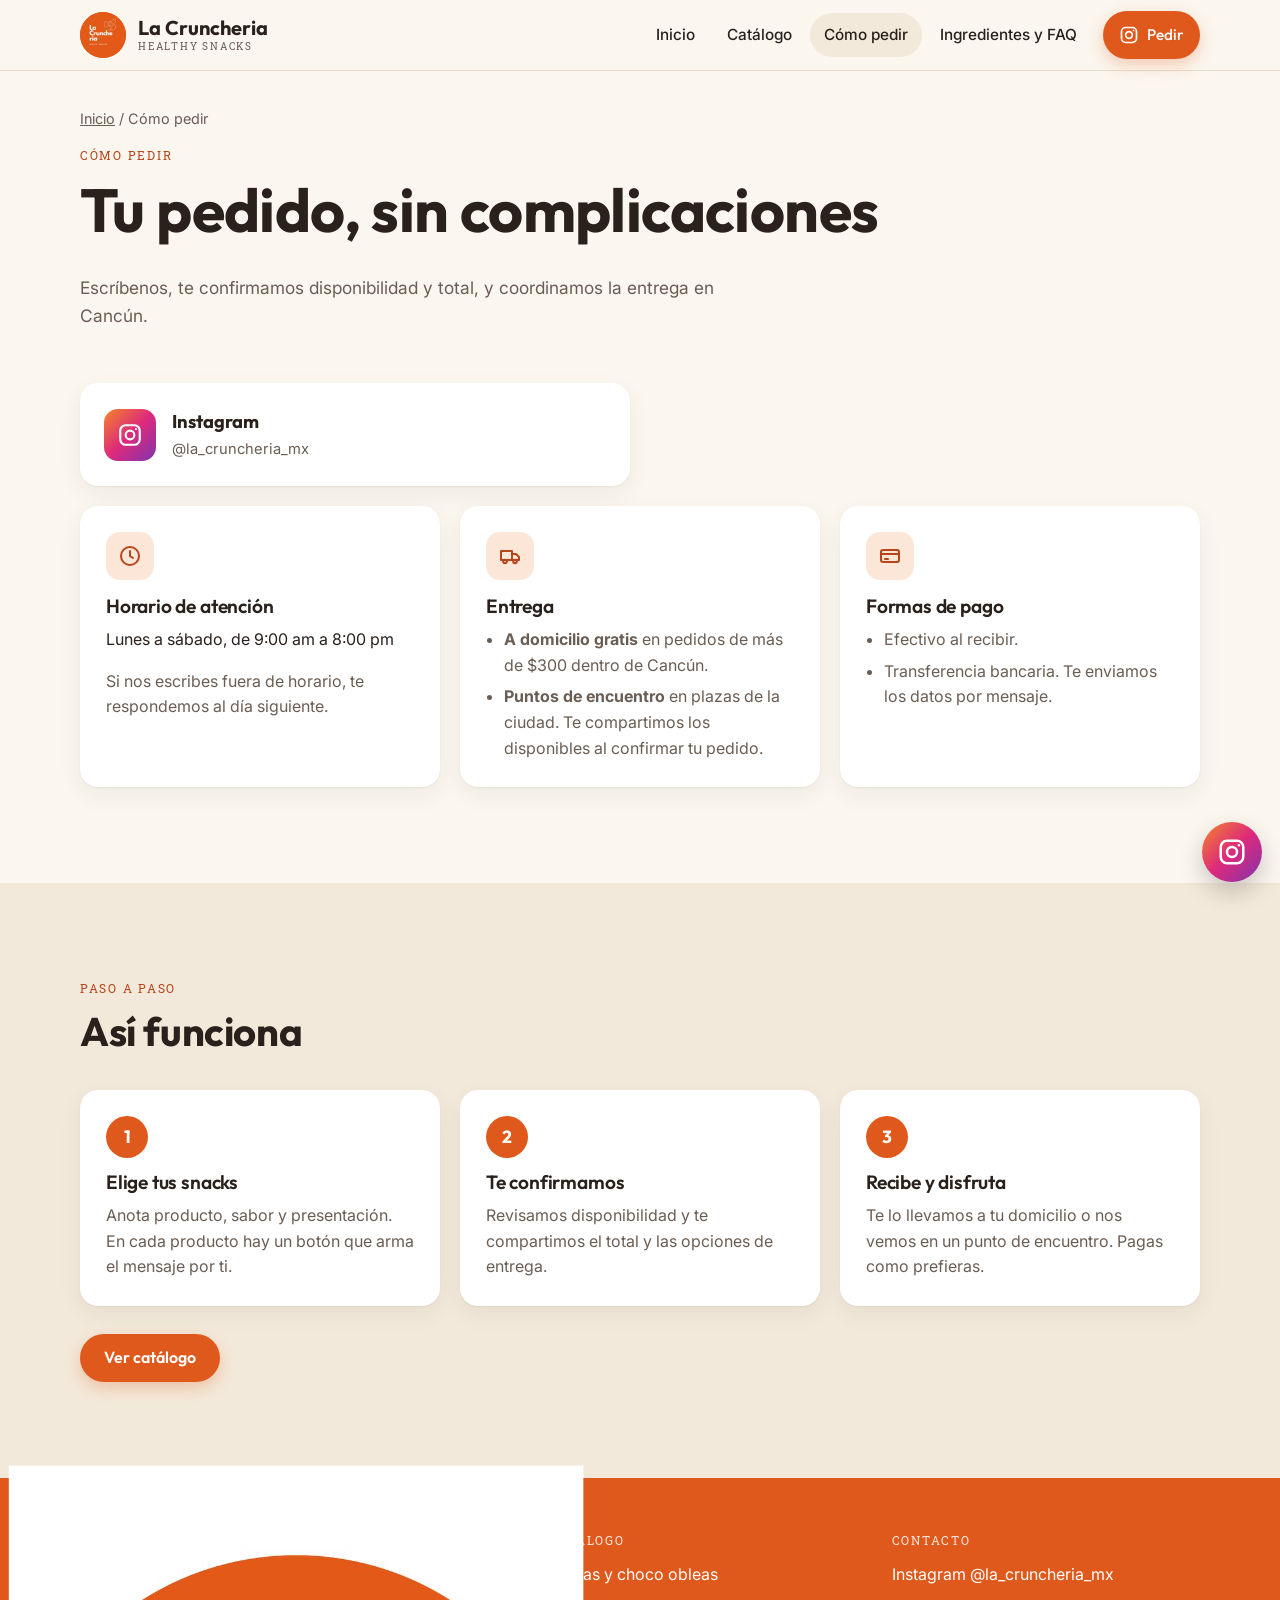
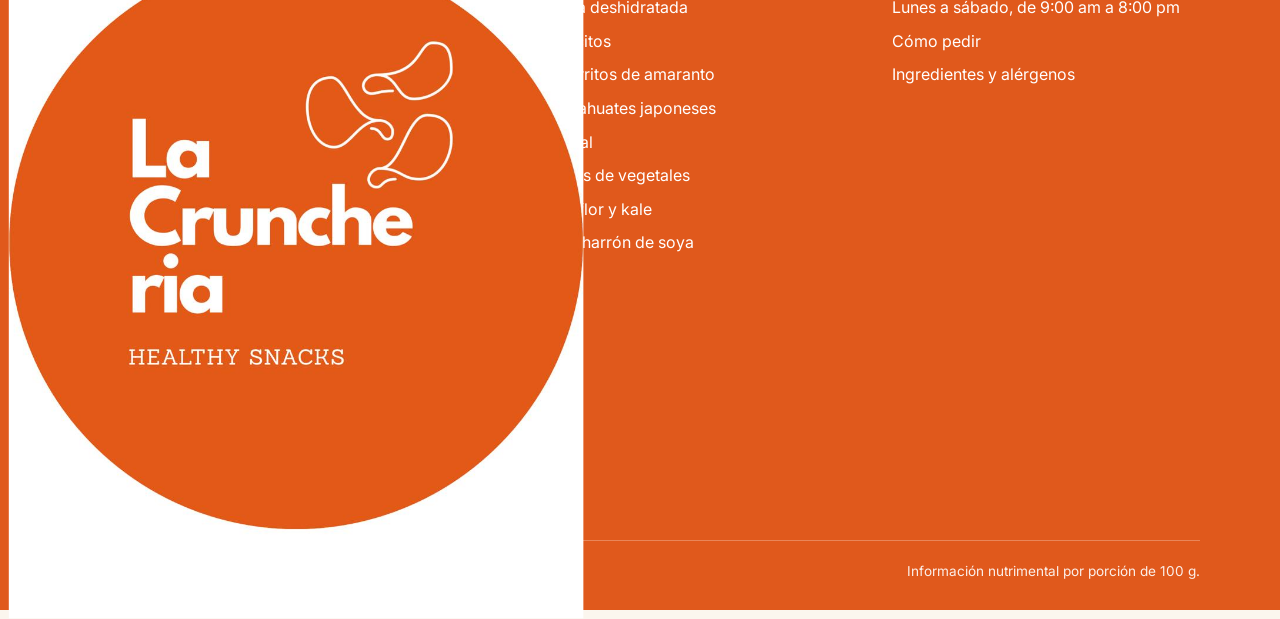
<file: como-pedir.html>
<!doctype html>
<html lang="es-MX">
<head>
  <meta charset="utf-8">
  <meta name="viewport" content="width=device-width, initial-scale=1">
  <title>Cómo pedir · La Cruncheria</title>
  <meta name="description" content="Pide tus snacks por WhatsApp o Instagram. Entrega gratis en Cancún en pedidos de más de $300. Pago en efectivo o transferencia.">
  <meta name="theme-color" content="#E0591C">
  <link rel="icon" href="assets/logo.jpg">
  <link rel="preconnect" href="https://fonts.googleapis.com">
  <link rel="preconnect" href="https://fonts.gstatic.com" crossorigin>
  <link href="https://fonts.googleapis.com/css2?family=Inter:wght@400;500;600&family=Outfit:wght@500;600;700&family=Roboto+Slab:wght@400&display=swap" rel="stylesheet">
  <link rel="stylesheet" href="assets/styles.css?v=3">
</head>
<body data-pagina="pedir">
  <div id="encabezado"></div>

  <main>
    <section class="cabecera-cat">
      <div class="contenedor">
        <nav class="migas" aria-label="Ruta"><a href="index.html">Inicio</a> / Cómo pedir</nav>
        <span class="etiqueta">Cómo pedir</span>
        <h1>Tu pedido, sin complicaciones</h1>
        <p>Escríbenos, te confirmamos disponibilidad y total, y coordinamos la entrega en Cancún.</p>
      </div>
    </section>

    <section class="seccion" style="padding-top:8px">
      <div class="contenedor">
        <div class="contacto">
          <a data-wa="Hola, quiero hacer un pedido en La Cruncheria." data-solo-wa>
            <i style="background:#25D366"><svg viewBox="0 0 24 24" fill="currentColor"><path d="M12.04 2C6.58 2 2.13 6.45 2.13 11.91c0 1.75.46 3.45 1.32 4.95L2.05 22l5.25-1.38a9.9 9.9 0 0 0 4.74 1.21c5.46 0 9.91-4.45 9.91-9.91S17.5 2 12.04 2Zm4.52 11.99c-.25-.12-1.47-.72-1.69-.81-.23-.08-.39-.12-.56.13-.17.24-.64.8-.78.97-.14.17-.29.19-.54.06-.25-.12-1.05-.39-1.99-1.23-.74-.66-1.23-1.47-1.38-1.72-.14-.25-.02-.38.11-.5.11-.11.25-.29.37-.43.13-.15.17-.25.25-.42.08-.17.04-.31-.02-.43-.06-.13-.56-1.34-.76-1.84-.2-.48-.41-.42-.56-.43h-.48c-.17 0-.43.06-.66.31-.22.25-.86.85-.86 2.07 0 1.22.89 2.4 1.01 2.56.12.17 1.75 2.67 4.23 3.74.59.26 1.05.41 1.41.52.59.19 1.13.16 1.56.1.48-.07 1.47-.6 1.67-1.18.21-.58.21-1.07.14-1.18-.06-.1-.22-.16-.47-.28Z"/></svg></i>
            <div><strong>WhatsApp</strong><span>La forma más rápida de pedir</span></div>
          </a>
          <a data-ig="">
            <i style="background:linear-gradient(135deg,#F58529,#DD2A7B,#8134AF)"><svg viewBox="0 0 24 24" fill="none" stroke="currentColor" stroke-width="2"><rect x="3" y="3" width="18" height="18" rx="5"/><circle cx="12" cy="12" r="4"/><circle cx="17.5" cy="6.5" r="1" fill="currentColor" stroke="none"/></svg></i>
            <div><strong>Instagram</strong><span data-ig-usuario></span></div>
          </a>
        </div>

        <div class="tarjetas-info" style="margin-top:20px">
          <div class="tarjeta-info">
            <div class="beneficio__icono"><svg viewBox="0 0 24 24" fill="none" stroke="currentColor" stroke-width="2" stroke-linecap="round"><circle cx="12" cy="12" r="9"/><path d="M12 7v5l3 2"/></svg></div>
            <h3>Horario de atención</h3>
            <p data-horario></p>
            <p style="color:var(--texto-2);margin:0">Si nos escribes fuera de horario, te respondemos al día siguiente.</p>
          </div>
          <div class="tarjeta-info">
            <div class="beneficio__icono"><svg viewBox="0 0 24 24" fill="none" stroke="currentColor" stroke-width="2" stroke-linecap="round" stroke-linejoin="round"><path d="M3 7h11v9H3zM14 10h4l3 3v3h-7"/><circle cx="7" cy="17.5" r="1.8"/><circle cx="17" cy="17.5" r="1.8"/></svg></div>
            <h3>Entrega</h3>
            <ul>
              <li><strong>A domicilio gratis</strong> en pedidos de más de $300 dentro de Cancún.</li>
              <li><strong>Puntos de encuentro</strong> en plazas de la ciudad. Te compartimos los disponibles al confirmar tu pedido.</li>
            </ul>
          </div>
          <div class="tarjeta-info">
            <div class="beneficio__icono"><svg viewBox="0 0 24 24" fill="none" stroke="currentColor" stroke-width="2" stroke-linecap="round" stroke-linejoin="round"><rect x="3" y="6" width="18" height="12" rx="2"/><path d="M3 10h18M7 15h3"/></svg></div>
            <h3>Formas de pago</h3>
            <ul>
              <li>Efectivo al recibir.</li>
              <li>Transferencia bancaria. Te enviamos los datos por mensaje.</li>
            </ul>
          </div>
        </div>
      </div>
    </section>

    <section class="seccion seccion--arena">
      <div class="contenedor">
        <div class="titulo-seccion">
          <span class="etiqueta">Paso a paso</span>
          <h2>Así funciona</h2>
        </div>
        <ol class="pasos">
          <li class="paso"><h3>Elige tus snacks</h3><p>Anota producto, sabor y presentación. En cada producto hay un botón que arma el mensaje por ti.</p></li>
          <li class="paso"><h3>Te confirmamos</h3><p>Revisamos disponibilidad y te compartimos el total y las opciones de entrega.</p></li>
          <li class="paso"><h3>Recibe y disfruta</h3><p>Te lo llevamos a tu domicilio o nos vemos en un punto de encuentro. Pagas como prefieras.</p></li>
        </ol>
        <div class="botones" style="margin-top:28px">
          <a class="btn btn--principal" href="index.html#catalogo">Ver catálogo</a>
        </div>
      </div>
    </section>
  </main>

  <div id="pie"></div>
  <script src="assets/data.js?v=3"></script>
  <script src="assets/app.js?v=3"></script>
</body>
</html>
</file>
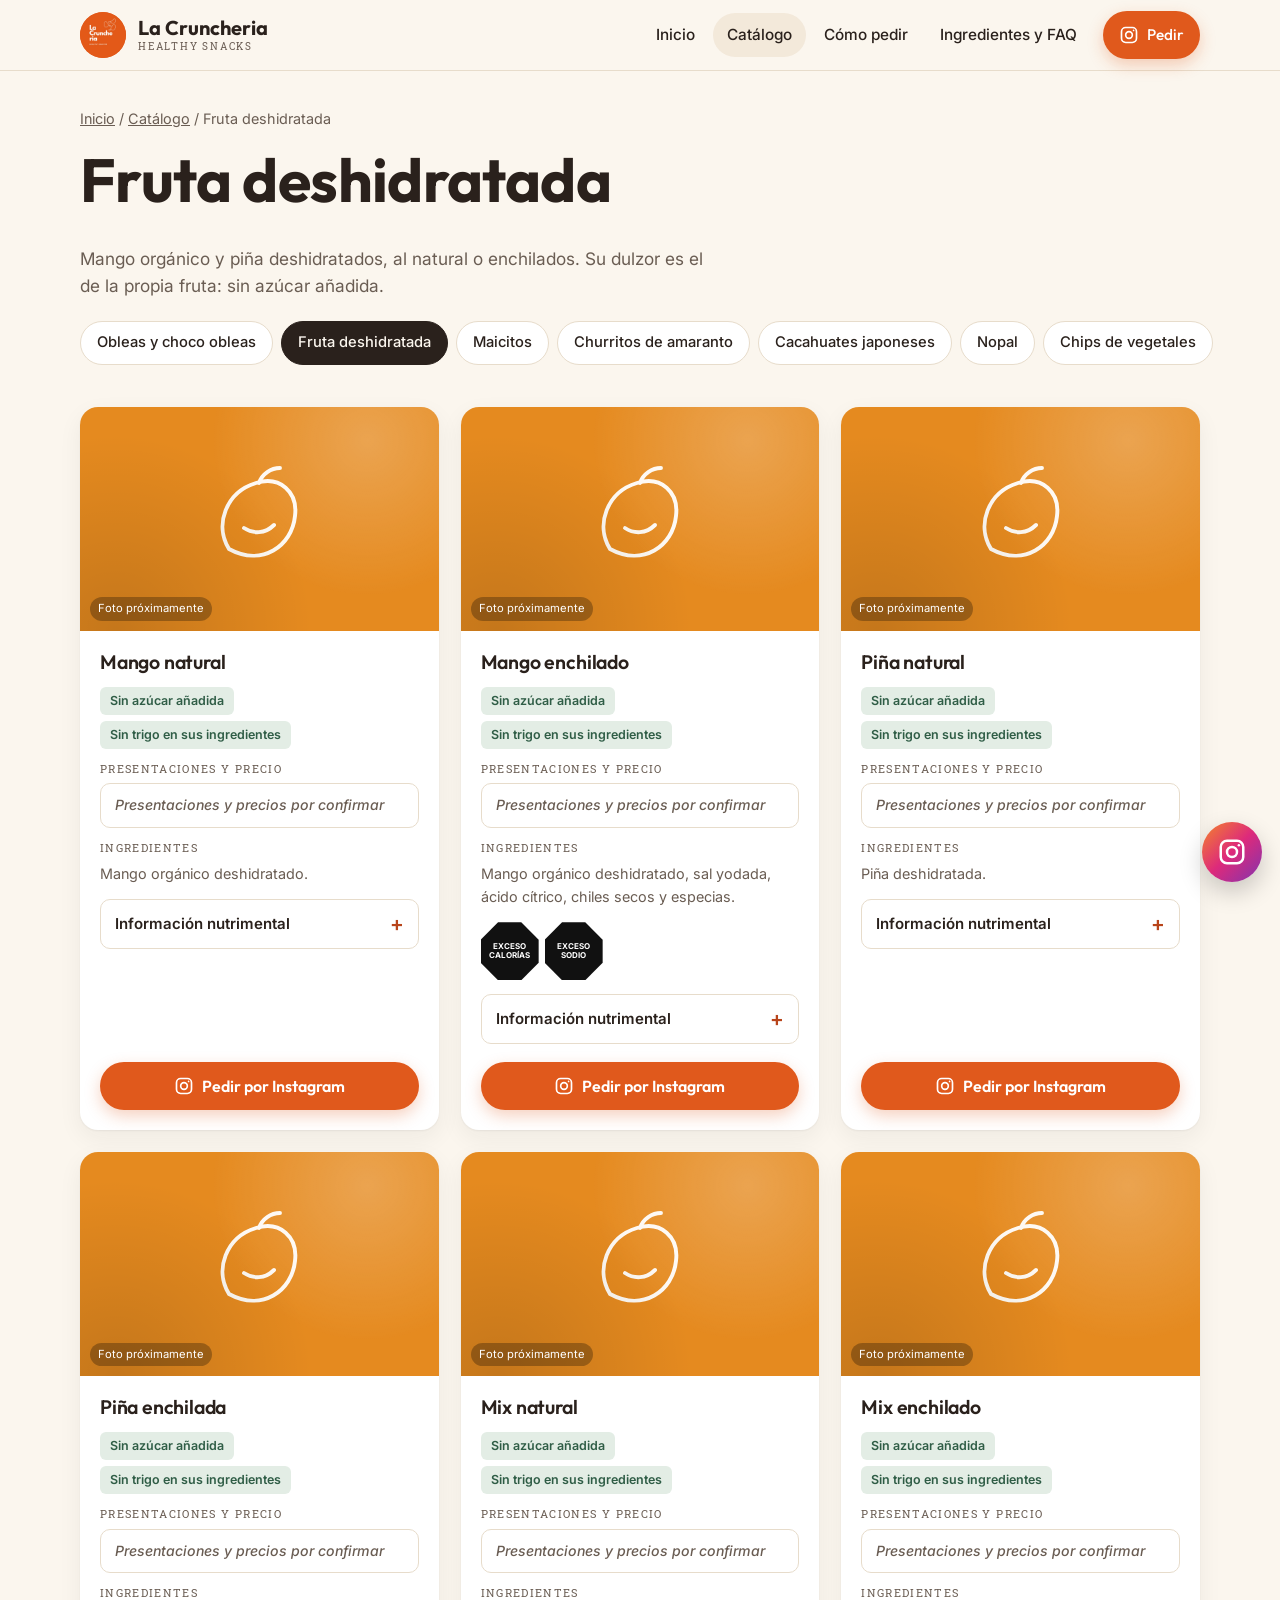
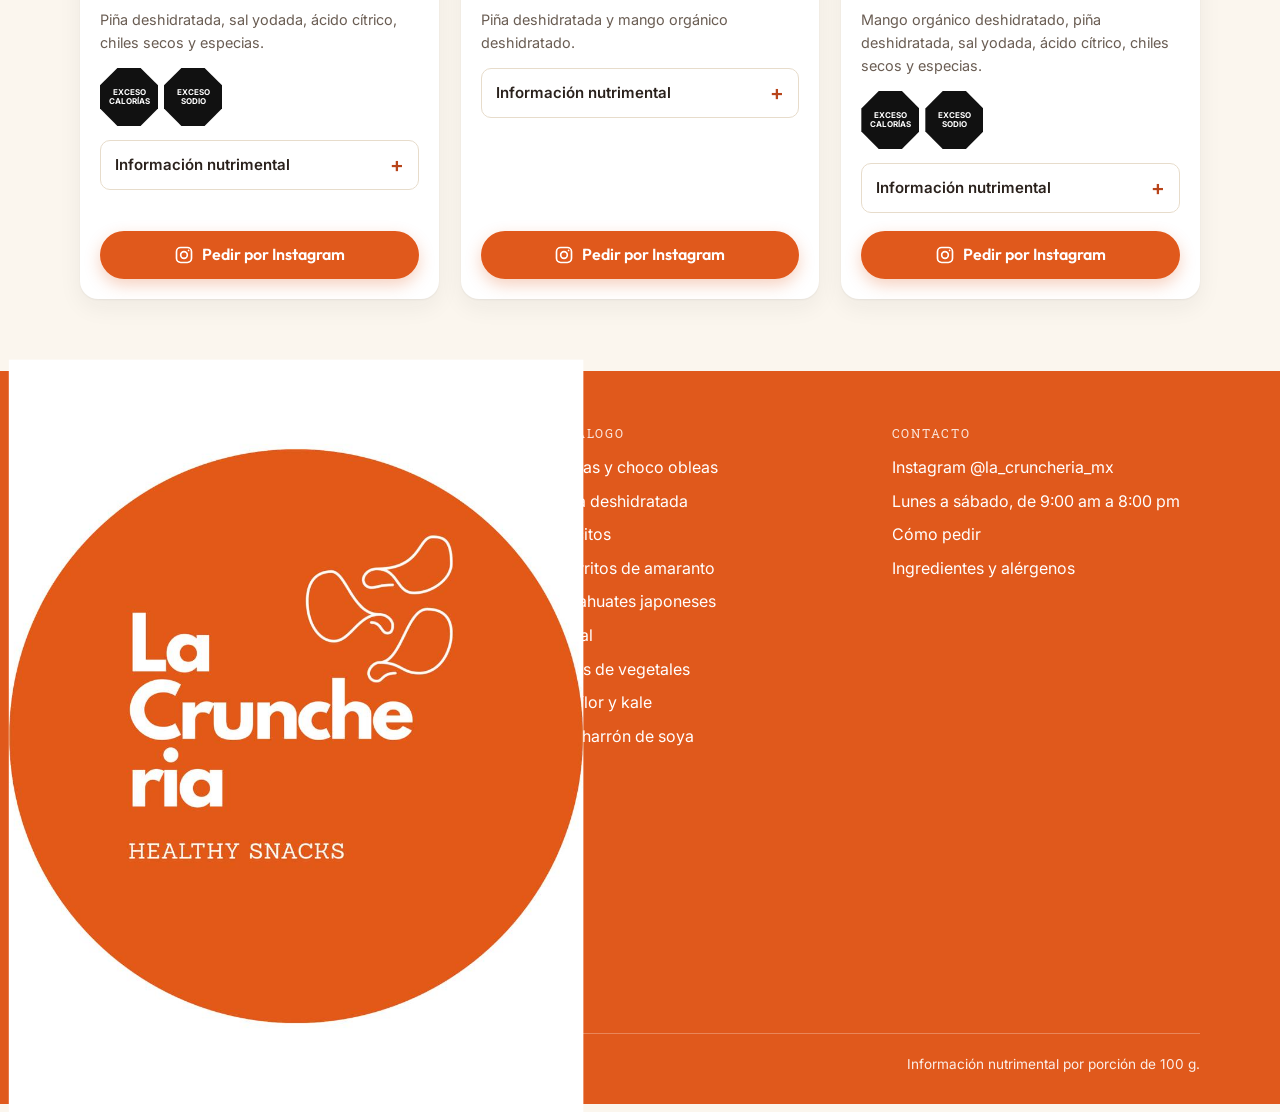
<file: fruta-deshidratada.html>
<!doctype html>
<html lang="es-MX">
<head>
  <meta charset="utf-8">
  <meta name="viewport" content="width=device-width, initial-scale=1">
  <title>Fruta deshidratada · La Cruncheria</title>
  <meta name="description" content="Fruta deshidratada: sabores, presentaciones, ingredientes e información nutrimental. Entrega en Cancún.">
  <meta name="theme-color" content="#E0591C">
  <link rel="icon" href="assets/logo.jpg">
  <link rel="preconnect" href="https://fonts.googleapis.com">
  <link rel="preconnect" href="https://fonts.gstatic.com" crossorigin>
  <link href="https://fonts.googleapis.com/css2?family=Inter:wght@400;500;600&family=Outfit:wght@500;600;700&family=Roboto+Slab:wght@400&display=swap" rel="stylesheet">
  <link rel="stylesheet" href="assets/styles.css?v=3">
</head>
<body data-pagina="categoria" data-cat="fruta">
  <div id="encabezado"></div>
  <main>
    <section class="cabecera-cat">
      <div class="contenedor">
        <nav class="migas" aria-label="Ruta"><a href="index.html">Inicio</a> / <a href="index.html#catalogo">Catálogo</a> / <span id="cat-migas">Fruta deshidratada</span></nav>
        <h1 id="cat-titulo">Fruta deshidratada</h1>
        <p id="cat-intro"></p>
        <nav class="barra-cat" id="barra-cat" aria-label="Categorías"></nav>
      </div>
    </section>
    <div class="contenedor">
      <div class="productos" id="grid-productos"></div>
    </div>
  </main>
  <div id="pie"></div>
  <script src="assets/data.js?v=3"></script>
  <script src="assets/app.js?v=3"></script>
</body>
</html>
</file>
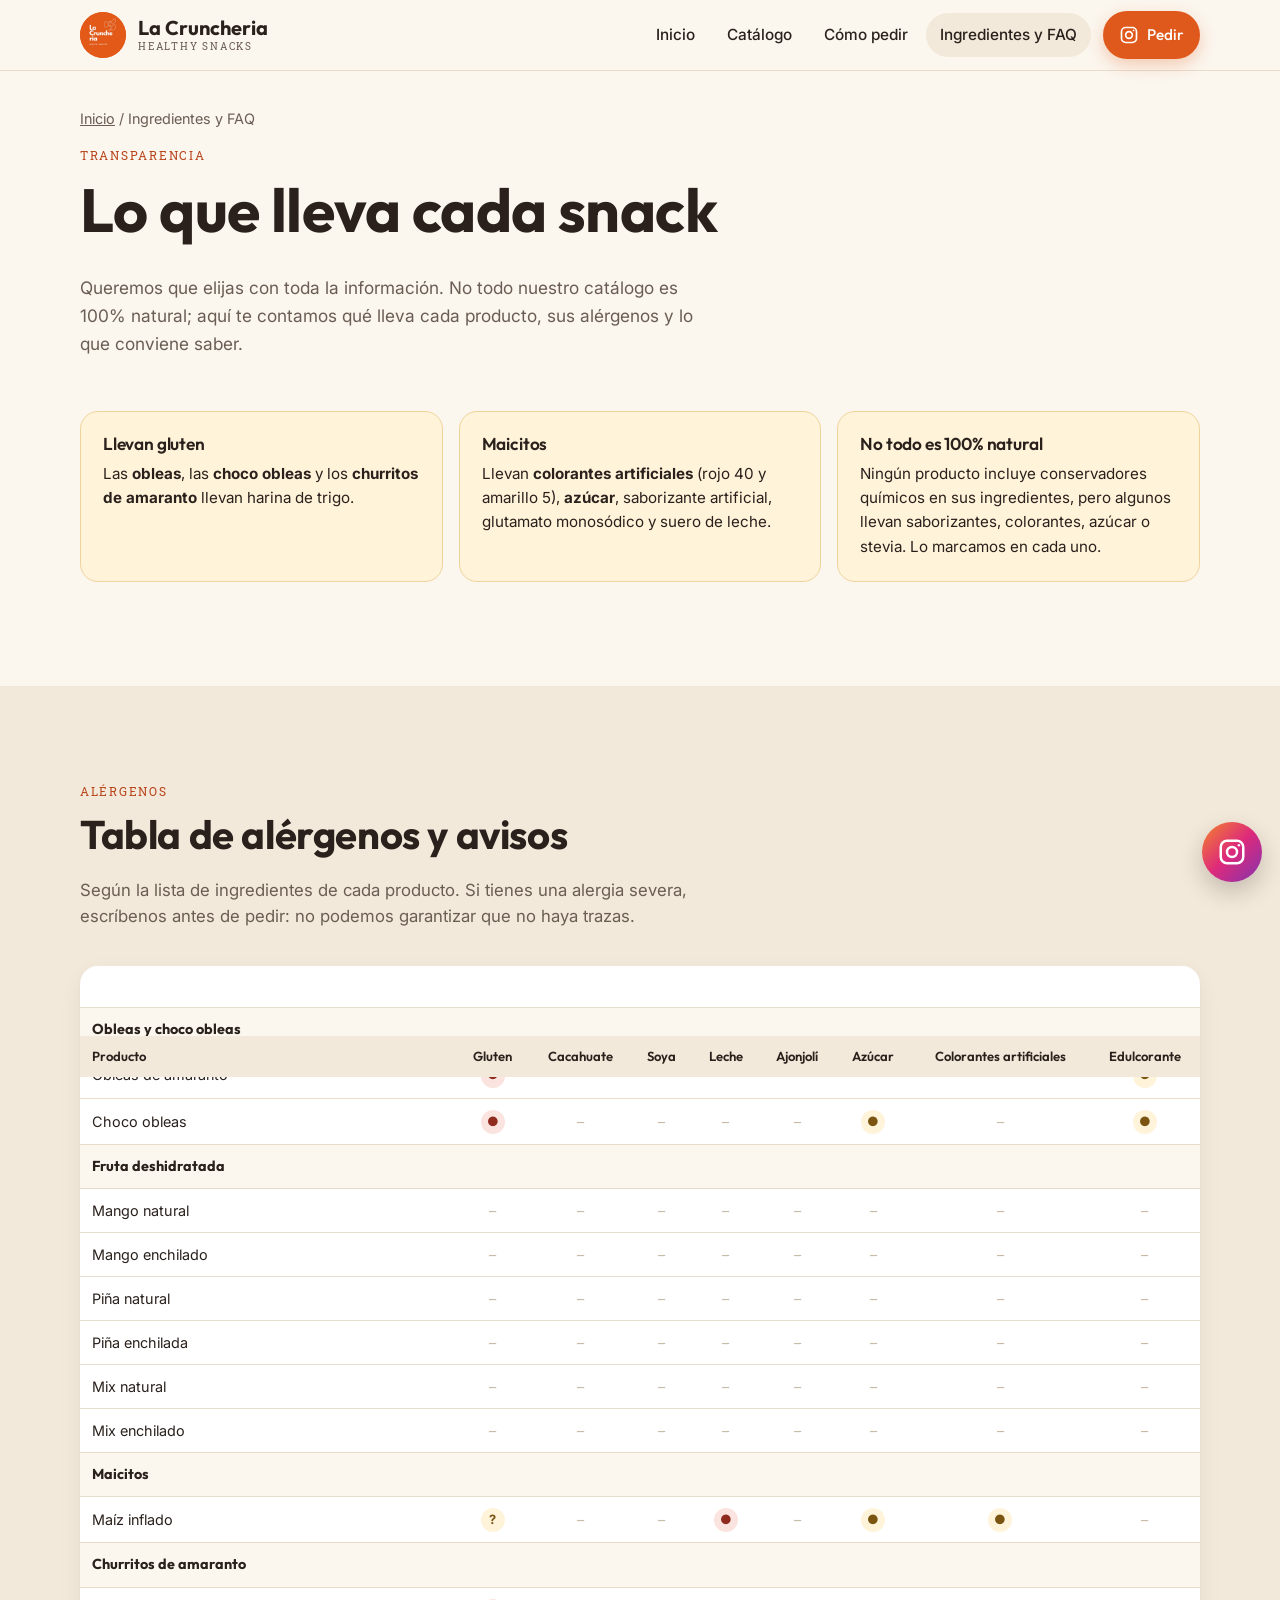
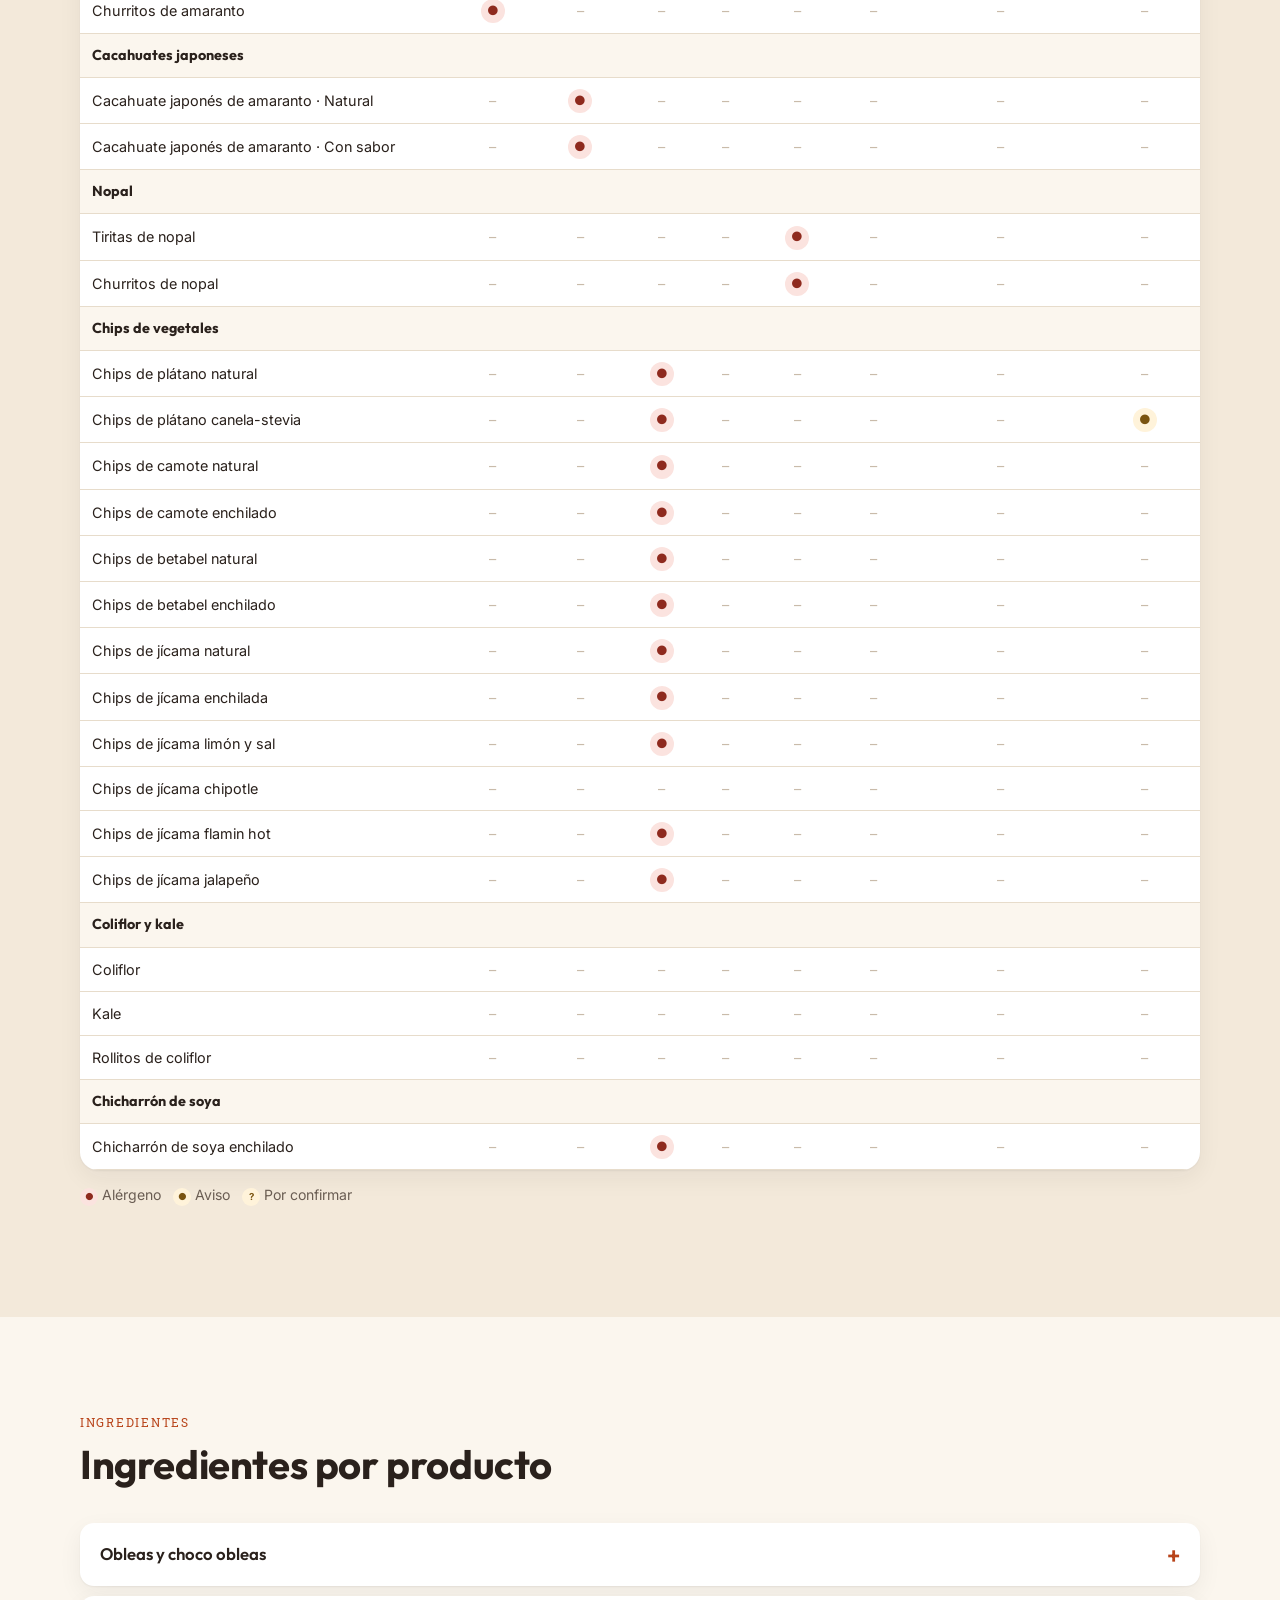
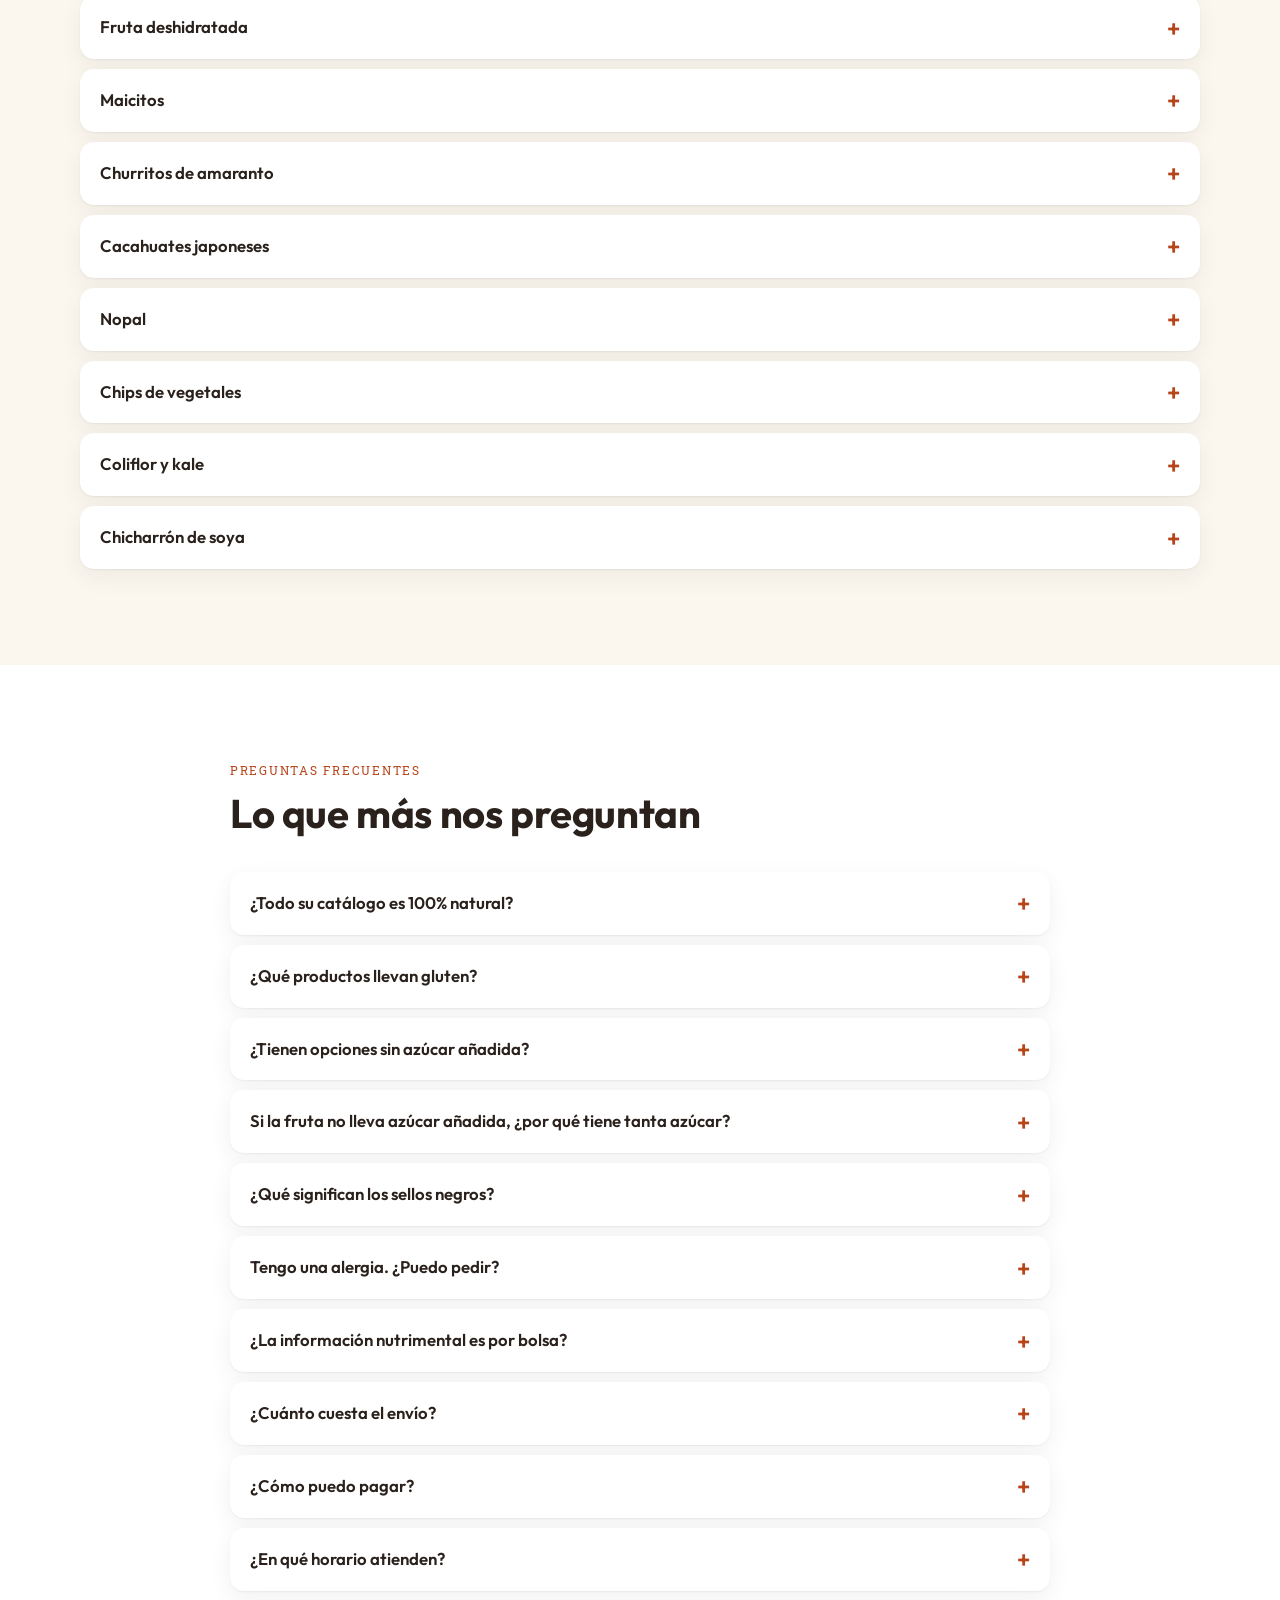
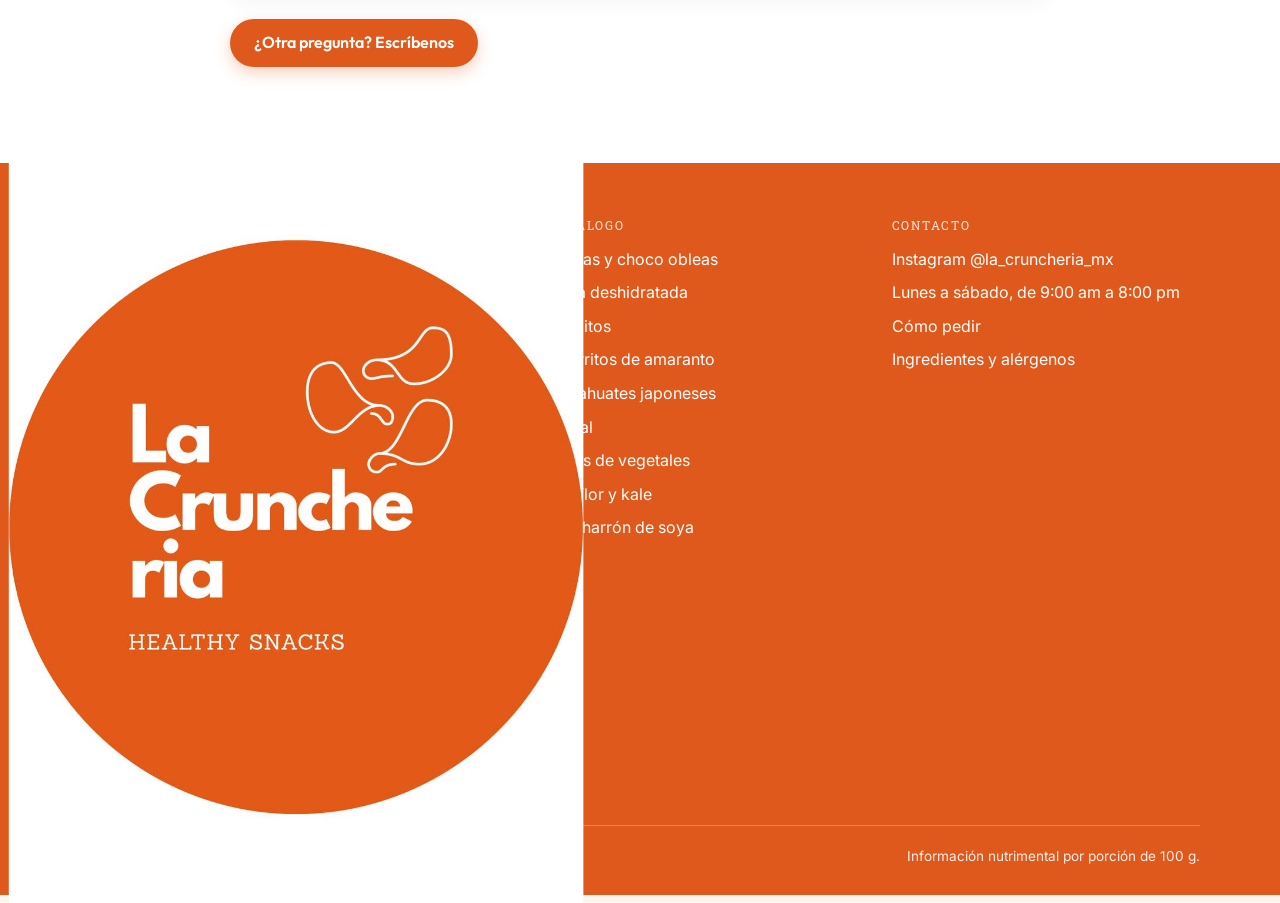
<file: ingredientes.html>
<!doctype html>
<html lang="es-MX">
<head>
  <meta charset="utf-8">
  <meta name="viewport" content="width=device-width, initial-scale=1">
  <title>Ingredientes, alérgenos y preguntas frecuentes · La Cruncheria</title>
  <meta name="description" content="Ingredientes, alérgenos y respuestas claras sobre cada snack de La Cruncheria.">
  <meta name="theme-color" content="#E0591C">
  <link rel="icon" href="assets/logo.jpg">
  <link rel="preconnect" href="https://fonts.googleapis.com">
  <link rel="preconnect" href="https://fonts.gstatic.com" crossorigin>
  <link href="https://fonts.googleapis.com/css2?family=Inter:wght@400;500;600&family=Outfit:wght@500;600;700&family=Roboto+Slab:wght@400&display=swap" rel="stylesheet">
  <link rel="stylesheet" href="assets/styles.css?v=3">
</head>
<body data-pagina="ingredientes">
  <div id="encabezado"></div>

  <main>
    <section class="cabecera-cat">
      <div class="contenedor">
        <nav class="migas" aria-label="Ruta"><a href="index.html">Inicio</a> / Ingredientes y FAQ</nav>
        <span class="etiqueta">Transparencia</span>
        <h1>Lo que lleva cada snack</h1>
        <p>Queremos que elijas con toda la información. No todo nuestro catálogo es 100% natural; aquí te contamos qué lleva cada producto, sus alérgenos y lo que conviene saber.</p>
      </div>
    </section>

    <section class="seccion" style="padding-top:8px">
      <div class="contenedor">
        <div class="claves">
          <div class="clave">
            <h3>Llevan gluten</h3>
            <p>Las <strong>obleas</strong>, las <strong>choco obleas</strong> y los <strong>churritos de amaranto</strong> llevan harina de trigo.</p>
          </div>
          <div class="clave">
            <h3>Maicitos</h3>
            <p>Llevan <strong>colorantes artificiales</strong> (rojo 40 y amarillo 5), <strong>azúcar</strong>, saborizante artificial, glutamato monosódico y suero de leche.</p>
          </div>
          <div class="clave">
            <h3>No todo es 100% natural</h3>
            <p>Ningún producto incluye conservadores químicos en sus ingredientes, pero algunos llevan saborizantes, colorantes, azúcar o stevia. Lo marcamos en cada uno.</p>
          </div>
        </div>
      </div>
    </section>

    <section class="seccion seccion--arena">
      <div class="contenedor">
        <div class="titulo-seccion">
          <span class="etiqueta">Alérgenos</span>
          <h2>Tabla de alérgenos y avisos</h2>
          <p>Según la lista de ingredientes de cada producto. Si tienes una alergia severa, escríbenos antes de pedir: no podemos garantizar que no haya trazas.</p>
        </div>
        <div class="matriz-wrap"><table class="matriz" id="matriz"></table></div>
        <p style="margin-top:14px;font-size:.88rem;color:var(--texto-2)"><span class="si" style="width:18px;height:18px;font-size:.6rem">●</span> Alérgeno &nbsp; <span class="si si--aviso" style="width:18px;height:18px;font-size:.6rem">●</span> Aviso &nbsp; <span class="si si--aviso" style="width:18px;height:18px;font-size:.6rem">?</span> Por confirmar</p>
      </div>
    </section>

    <section class="seccion">
      <div class="contenedor">
        <div class="titulo-seccion">
          <span class="etiqueta">Ingredientes</span>
          <h2>Ingredientes por producto</h2>
        </div>
        <div class="acordeon" id="lista-ingredientes"></div>
      </div>
    </section>

    <section class="seccion seccion--blanca" id="faq">
      <div class="contenedor" style="max-width:860px">
        <div class="titulo-seccion">
          <span class="etiqueta">Preguntas frecuentes</span>
          <h2>Lo que más nos preguntan</h2>
        </div>
        <div class="acordeon">
          <details>
            <summary>¿Todo su catálogo es 100% natural?</summary>
            <div class="respuesta"><p>No, y preferimos decírtelo claro. Ningún producto incluye conservadores químicos en su lista de ingredientes. Pero los <strong>maicitos</strong> llevan colorantes artificiales, saborizante artificial, glutamato monosódico y azúcar. Las <strong>choco obleas</strong> llevan azúcar añadida y algunos productos llevan stevia. Lo verás marcado en cada producto.</p></div>
          </details>
          <details>
            <summary>¿Qué productos llevan gluten?</summary>
            <div class="respuesta"><p>Las <strong>obleas de amaranto</strong>, las <strong>choco obleas</strong> y los <strong>churritos de amaranto</strong> llevan harina de trigo. En los <strong>maicitos</strong>, la proteína vegetal hidrolizada no especifica su origen, así que pregúntanos si eres sensible al gluten. El resto no lleva trigo en sus ingredientes, aunque no podemos garantizar que no tengan trazas.</p></div>
          </details>
          <details>
            <summary>¿Tienen opciones sin azúcar añadida?</summary>
            <div class="respuesta"><p>Sí, la mayoría. Llevan azúcar las <strong>choco obleas</strong> (22 g de azúcar añadida por cada 100 g) y los <strong>maicitos</strong> (el azúcar aparece en sus ingredientes). Las obleas de amaranto y las chips de plátano canela llevan <strong>stevia</strong> como edulcorante.</p></div>
          </details>
          <details>
            <summary>Si la fruta no lleva azúcar añadida, ¿por qué tiene tanta azúcar?</summary>
            <div class="respuesta"><p>Al deshidratarla, el azúcar natural de la fruta se concentra. Por eso 100 g de mango o piña deshidratados tienen bastantes azúcares, aunque no les agregamos nada.</p></div>
          </details>
          <details>
            <summary>¿Qué significan los sellos negros?</summary>
            <div class="respuesta"><p>Son los sellos de advertencia de la NOM-051 (por ejemplo, “Exceso calorías” o “Exceso sodio”). Los mostramos tal como vienen en la información de cada producto, para que decidas con claridad.</p></div>
          </details>
          <details>
            <summary>Tengo una alergia. ¿Puedo pedir?</summary>
            <div class="respuesta"><p>Revisa la tabla de alérgenos de esta página y escríbenos antes de pedir. Te ayudamos a elegir, pero no podemos garantizar que no haya trazas de otros alérgenos.</p></div>
          </details>
          <details>
            <summary>¿La información nutrimental es por bolsa?</summary>
            <div class="respuesta"><p>No, es por cada 100 g de producto, para que puedas comparar fácilmente entre snacks.</p></div>
          </details>
          <details>
            <summary>¿Cuánto cuesta el envío?</summary>
            <div class="respuesta"><p>La entrega a domicilio es gratis en pedidos de más de $300 dentro de Cancún. Si tu pedido es menor, te ofrecemos puntos de encuentro en plazas; escríbenos y lo coordinamos.</p></div>
          </details>
          <details>
            <summary>¿Cómo puedo pagar?</summary>
            <div class="respuesta"><p>En efectivo al recibir o por transferencia bancaria.</p></div>
          </details>
          <details>
            <summary>¿En qué horario atienden?</summary>
            <div class="respuesta"><p data-horario></p></div>
          </details>
        </div>
        <div class="botones" style="margin-top:28px">
          <a class="btn btn--principal" data-wa="Hola, tengo una pregunta sobre sus snacks.">¿Otra pregunta? Escríbenos</a>
        </div>
      </div>
    </section>
  </main>

  <div id="pie"></div>
  <script src="assets/data.js?v=3"></script>
  <script src="assets/app.js?v=3"></script>
</body>
</html>
</file>
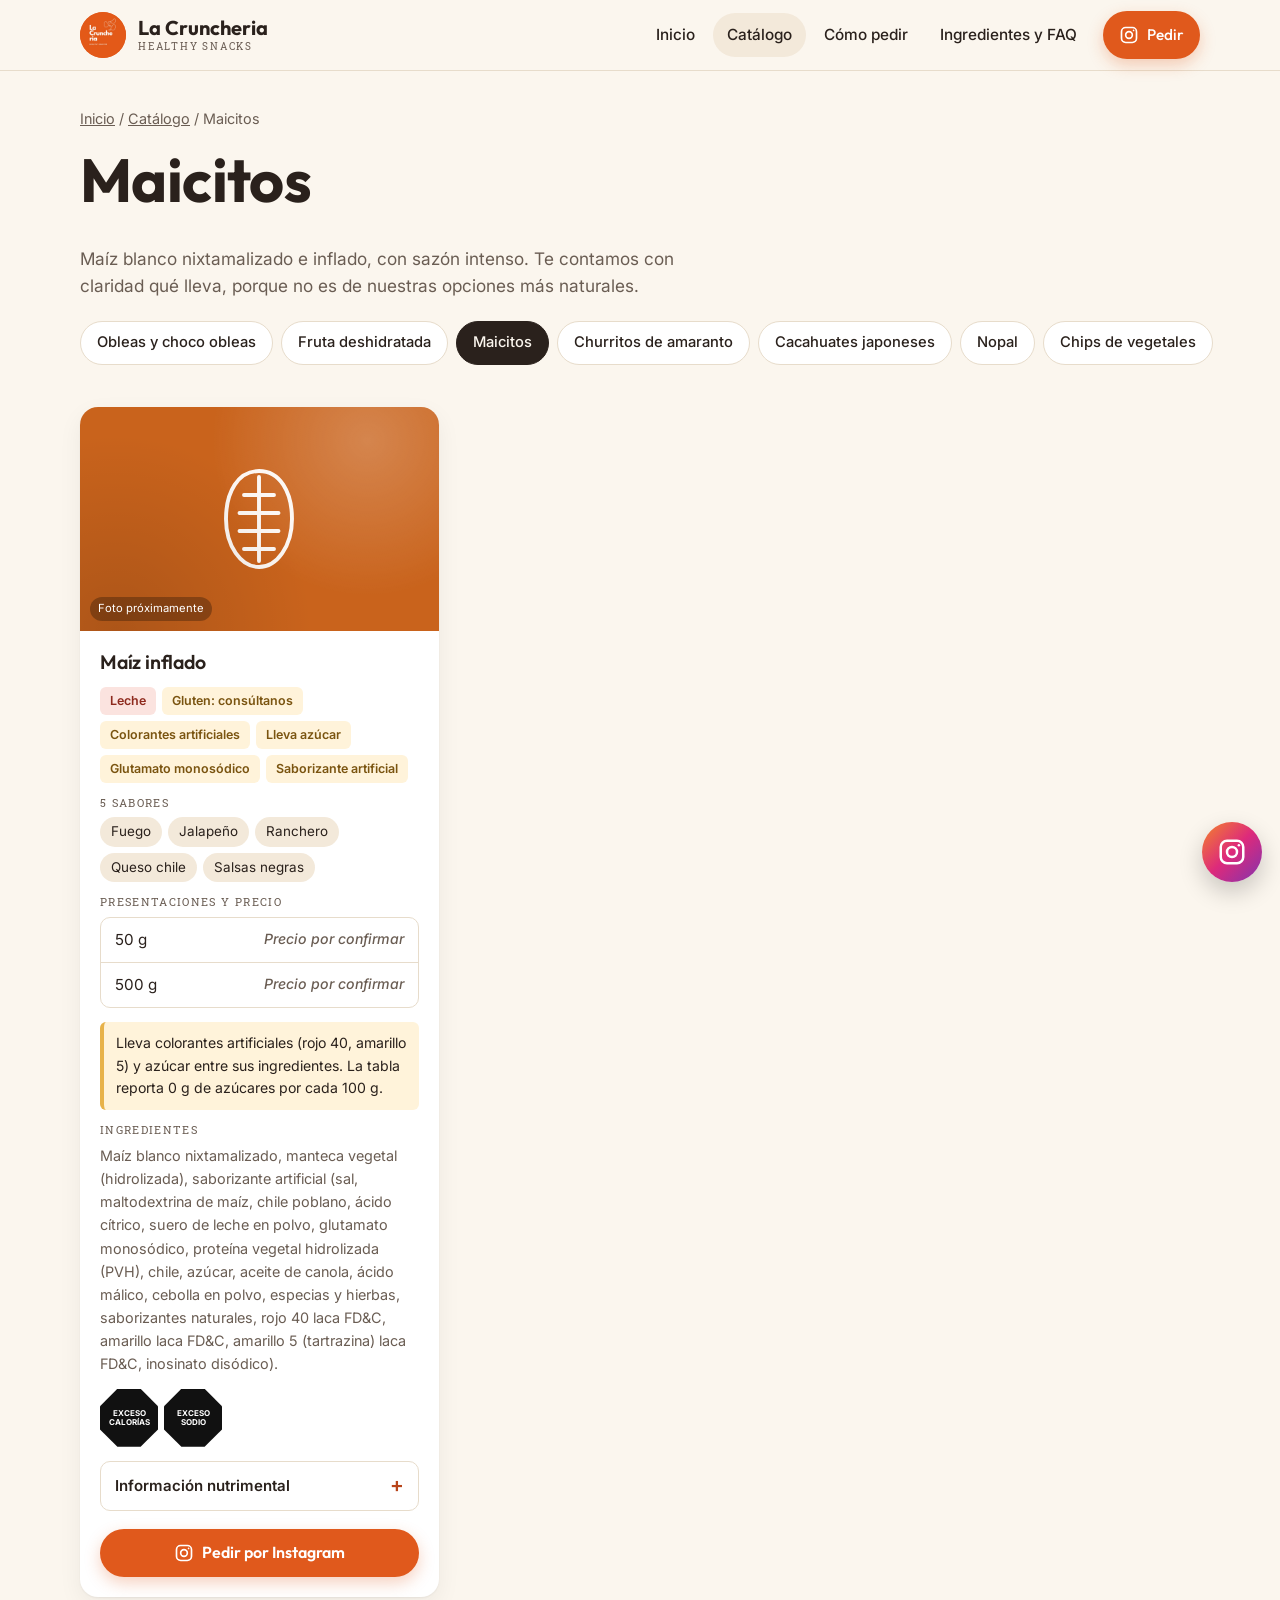
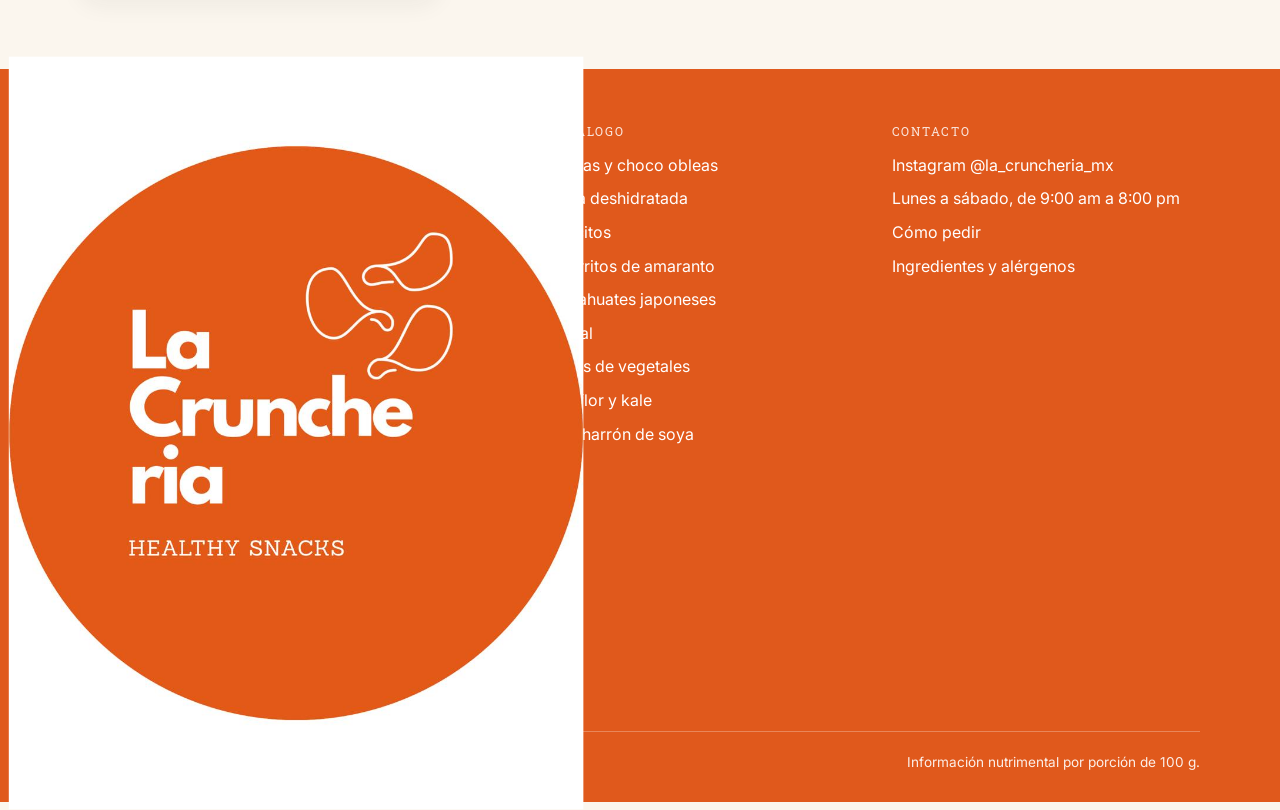
<file: maicitos.html>
<!doctype html>
<html lang="es-MX">
<head>
  <meta charset="utf-8">
  <meta name="viewport" content="width=device-width, initial-scale=1">
  <title>Maicitos · La Cruncheria</title>
  <meta name="description" content="Maicitos: sabores, presentaciones, ingredientes e información nutrimental. Entrega en Cancún.">
  <meta name="theme-color" content="#E0591C">
  <link rel="icon" href="assets/logo.jpg">
  <link rel="preconnect" href="https://fonts.googleapis.com">
  <link rel="preconnect" href="https://fonts.gstatic.com" crossorigin>
  <link href="https://fonts.googleapis.com/css2?family=Inter:wght@400;500;600&family=Outfit:wght@500;600;700&family=Roboto+Slab:wght@400&display=swap" rel="stylesheet">
  <link rel="stylesheet" href="assets/styles.css?v=3">
</head>
<body data-pagina="categoria" data-cat="maicitos">
  <div id="encabezado"></div>
  <main>
    <section class="cabecera-cat">
      <div class="contenedor">
        <nav class="migas" aria-label="Ruta"><a href="index.html">Inicio</a> / <a href="index.html#catalogo">Catálogo</a> / <span id="cat-migas">Maicitos</span></nav>
        <h1 id="cat-titulo">Maicitos</h1>
        <p id="cat-intro"></p>
        <nav class="barra-cat" id="barra-cat" aria-label="Categorías"></nav>
      </div>
    </section>
    <div class="contenedor">
      <div class="productos" id="grid-productos"></div>
    </div>
  </main>
  <div id="pie"></div>
  <script src="assets/data.js?v=3"></script>
  <script src="assets/app.js?v=3"></script>
</body>
</html>
</file>
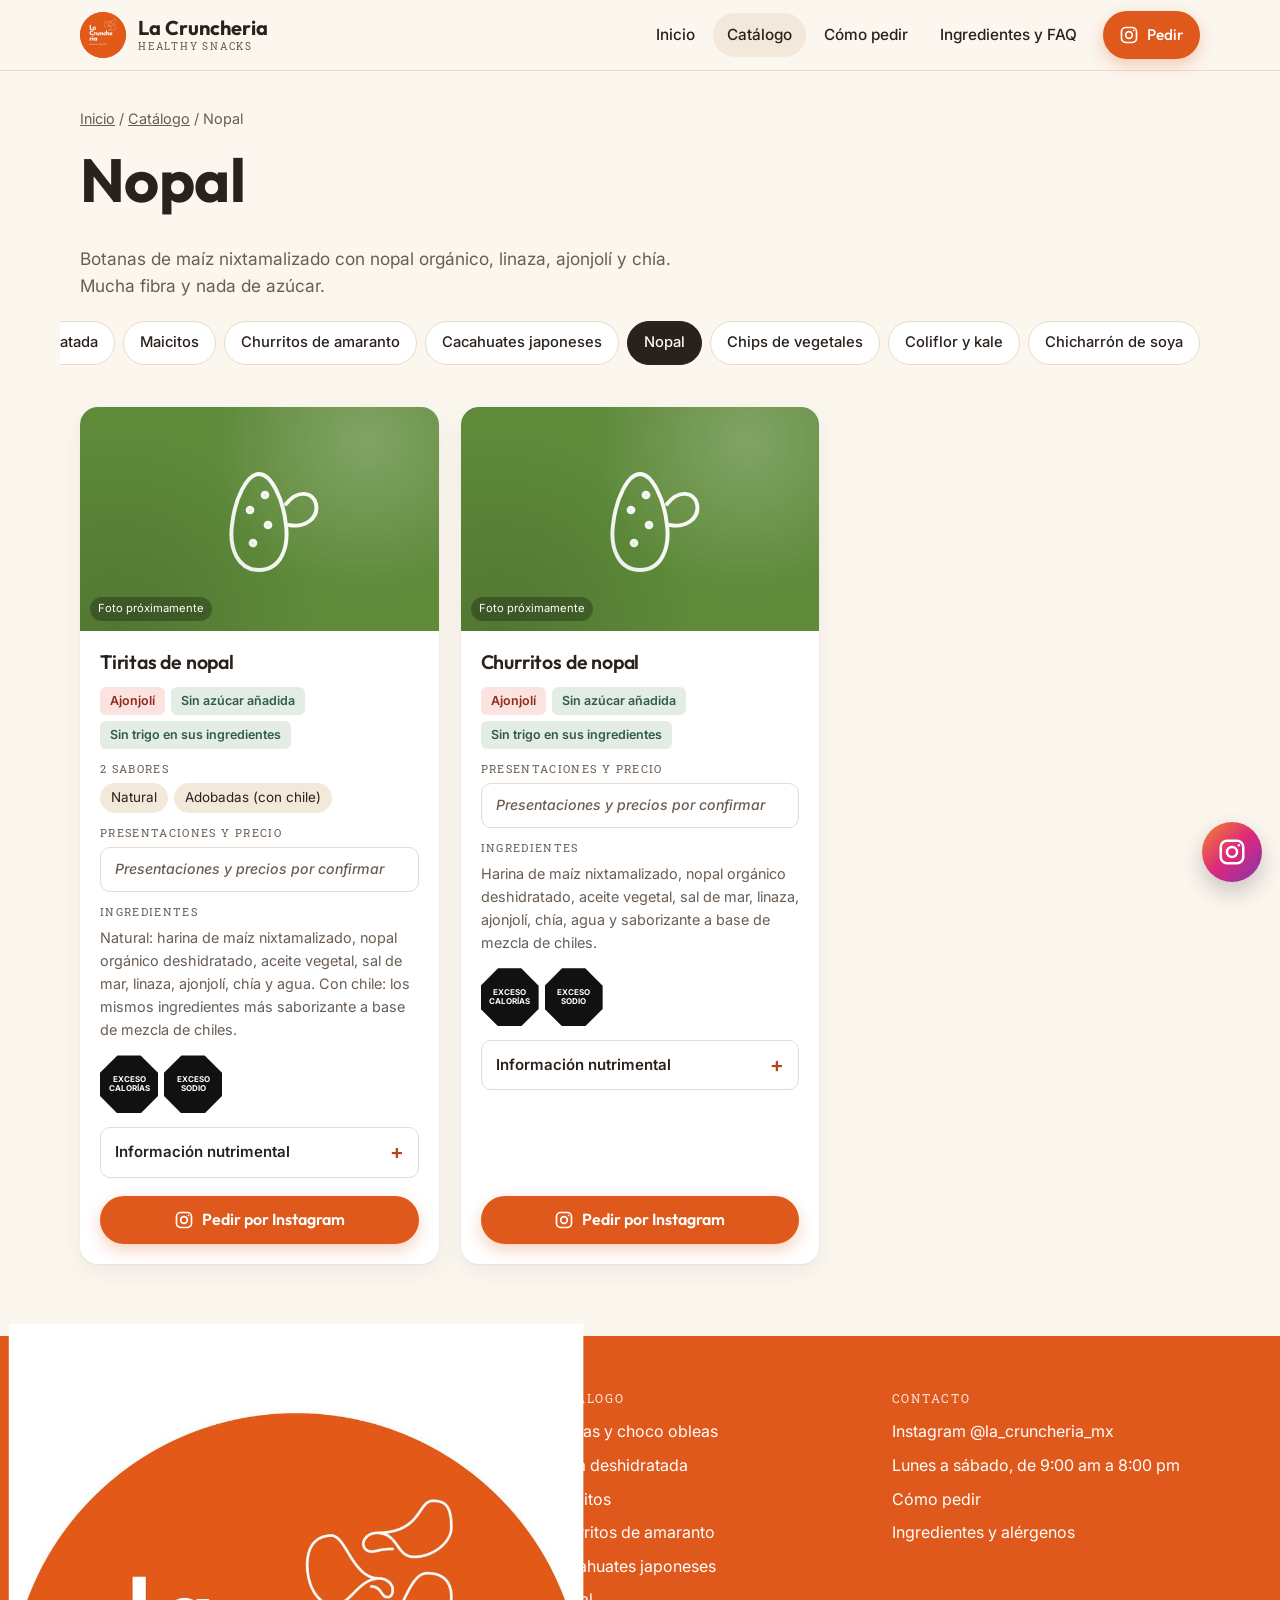
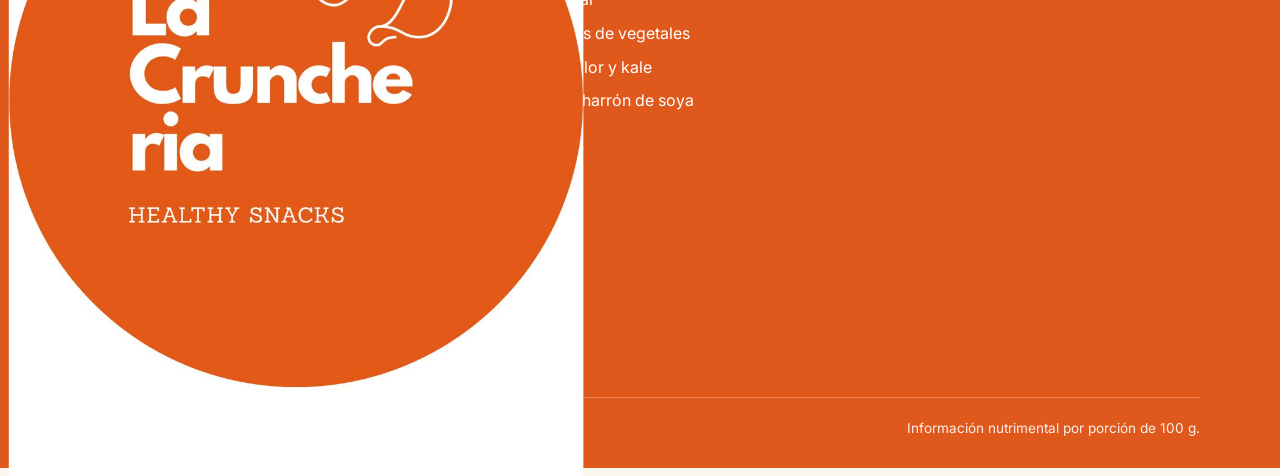
<file: nopal.html>
<!doctype html>
<html lang="es-MX">
<head>
  <meta charset="utf-8">
  <meta name="viewport" content="width=device-width, initial-scale=1">
  <title>Nopal · La Cruncheria</title>
  <meta name="description" content="Nopal: sabores, presentaciones, ingredientes e información nutrimental. Entrega en Cancún.">
  <meta name="theme-color" content="#E0591C">
  <link rel="icon" href="assets/logo.jpg">
  <link rel="preconnect" href="https://fonts.googleapis.com">
  <link rel="preconnect" href="https://fonts.gstatic.com" crossorigin>
  <link href="https://fonts.googleapis.com/css2?family=Inter:wght@400;500;600&family=Outfit:wght@500;600;700&family=Roboto+Slab:wght@400&display=swap" rel="stylesheet">
  <link rel="stylesheet" href="assets/styles.css?v=3">
</head>
<body data-pagina="categoria" data-cat="nopal">
  <div id="encabezado"></div>
  <main>
    <section class="cabecera-cat">
      <div class="contenedor">
        <nav class="migas" aria-label="Ruta"><a href="index.html">Inicio</a> / <a href="index.html#catalogo">Catálogo</a> / <span id="cat-migas">Nopal</span></nav>
        <h1 id="cat-titulo">Nopal</h1>
        <p id="cat-intro"></p>
        <nav class="barra-cat" id="barra-cat" aria-label="Categorías"></nav>
      </div>
    </section>
    <div class="contenedor">
      <div class="productos" id="grid-productos"></div>
    </div>
  </main>
  <div id="pie"></div>
  <script src="assets/data.js?v=3"></script>
  <script src="assets/app.js?v=3"></script>
</body>
</html>
</file>
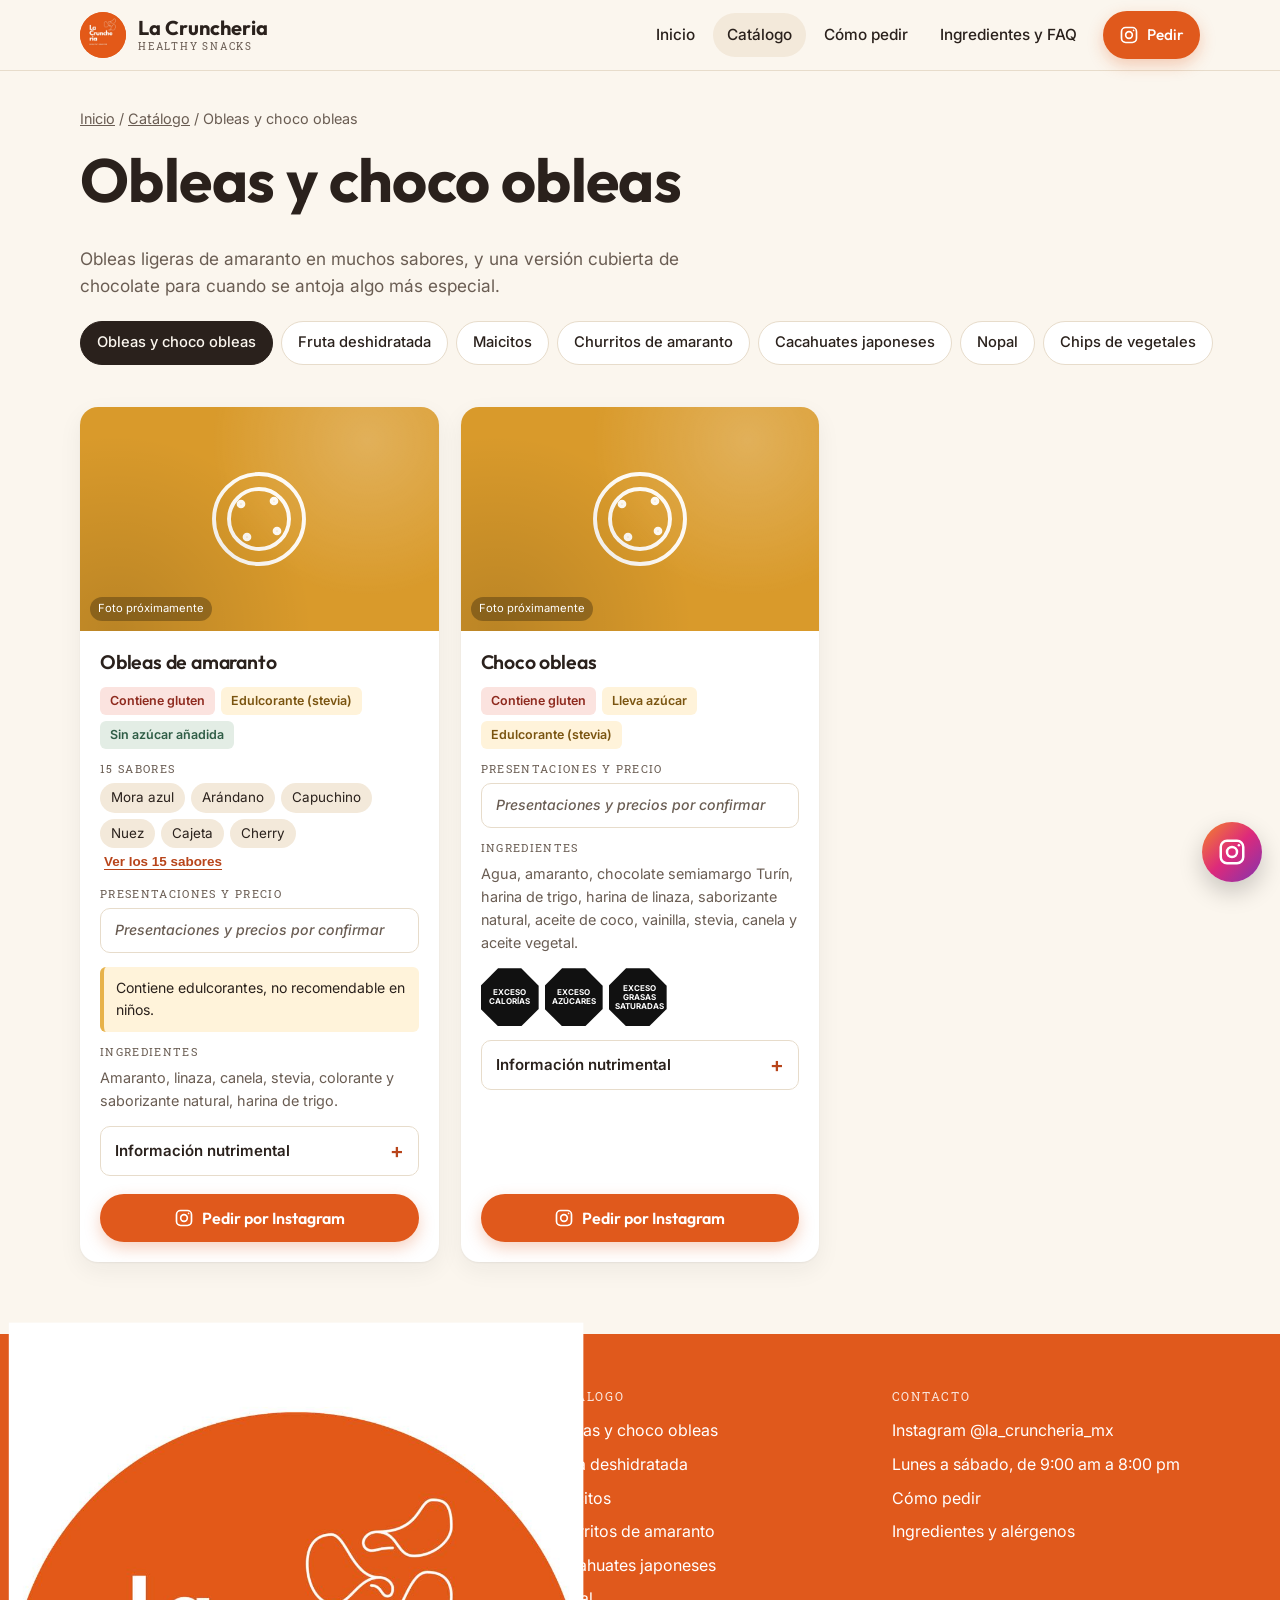
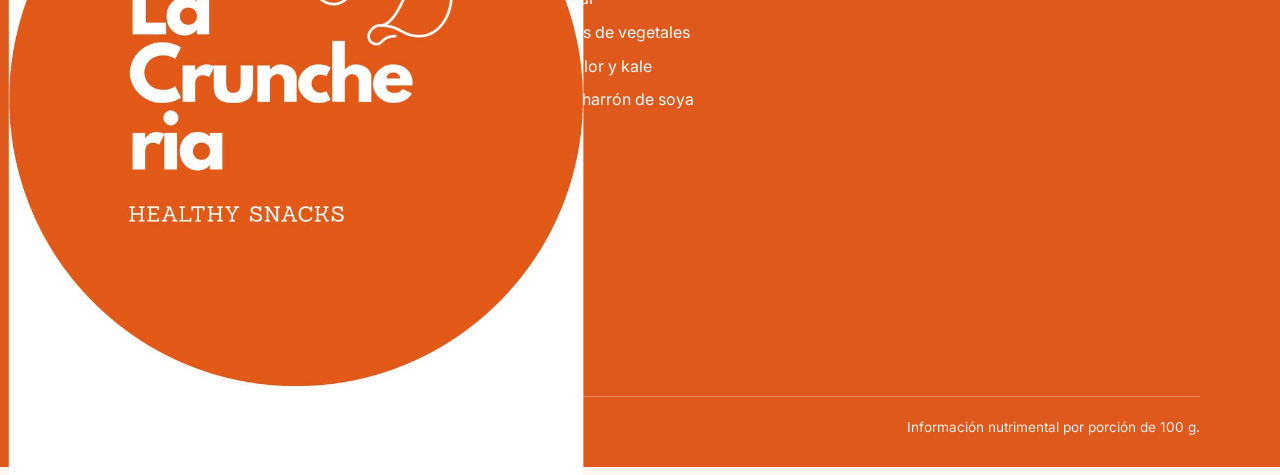
<file: obleas.html>
<!doctype html>
<html lang="es-MX">
<head>
  <meta charset="utf-8">
  <meta name="viewport" content="width=device-width, initial-scale=1">
  <title>Obleas y choco obleas · La Cruncheria</title>
  <meta name="description" content="Obleas y choco obleas: sabores, presentaciones, ingredientes e información nutrimental. Entrega en Cancún.">
  <meta name="theme-color" content="#E0591C">
  <link rel="icon" href="assets/logo.jpg">
  <link rel="preconnect" href="https://fonts.googleapis.com">
  <link rel="preconnect" href="https://fonts.gstatic.com" crossorigin>
  <link href="https://fonts.googleapis.com/css2?family=Inter:wght@400;500;600&family=Outfit:wght@500;600;700&family=Roboto+Slab:wght@400&display=swap" rel="stylesheet">
  <link rel="stylesheet" href="assets/styles.css?v=3">
</head>
<body data-pagina="categoria" data-cat="obleas">
  <div id="encabezado"></div>
  <main>
    <section class="cabecera-cat">
      <div class="contenedor">
        <nav class="migas" aria-label="Ruta"><a href="index.html">Inicio</a> / <a href="index.html#catalogo">Catálogo</a> / <span id="cat-migas">Obleas y choco obleas</span></nav>
        <h1 id="cat-titulo">Obleas y choco obleas</h1>
        <p id="cat-intro"></p>
        <nav class="barra-cat" id="barra-cat" aria-label="Categorías"></nav>
      </div>
    </section>
    <div class="contenedor">
      <div class="productos" id="grid-productos"></div>
    </div>
  </main>
  <div id="pie"></div>
  <script src="assets/data.js?v=3"></script>
  <script src="assets/app.js?v=3"></script>
</body>
</html>
</file>
<file: assets/styles.css>
/* =========================================================
   LA CRUNCHERIA · Estilos
   ========================================================= */
:root {
  --naranja: #E0591C;          /* color del logo */
  --naranja-osc: #B8441A;      /* para texto sobre fondo claro */
  --naranja-suave: #FCE6D8;
  --verde: #2F5D46;
  --verde-suave: #E3EDE5;
  --crema: #FBF6EE;
  --arena: #F3E9DA;
  --blanco: #FFFFFF;
  --texto: #2A211C;
  --texto-2: #6A5D53;
  --linea: #E7DCCB;
  --aviso: #FFF3DA;
  --aviso-borde: #E7B24A;
  --alerta: #8E2A1E;

  --f-titulo: "Outfit", system-ui, sans-serif;
  --f-texto: "Inter", system-ui, sans-serif;
  --f-etiqueta: "Roboto Slab", Georgia, serif;

  --radio: 18px;
  --radio-sm: 10px;
  --sombra: 0 1px 2px rgba(42, 33, 28, .06), 0 8px 24px rgba(42, 33, 28, .06);
  --ancho: 1160px;
}

*, *::before, *::after { box-sizing: border-box; }
html { scroll-behavior: smooth; -webkit-text-size-adjust: 100%; }
body {
  margin: 0; background: var(--crema); color: var(--texto);
  font-family: var(--f-texto); font-size: 16px; line-height: 1.6;
  -webkit-font-smoothing: antialiased;
}
img { max-width: 100%; display: block; }
a { color: inherit; }
h1, h2, h3, h4 { font-family: var(--f-titulo); line-height: 1.12; margin: 0 0 .5em; letter-spacing: -.01em; }
h1 { font-size: clamp(2.2rem, 6vw, 3.8rem); font-weight: 700; }
h2 { font-size: clamp(1.7rem, 4vw, 2.5rem); font-weight: 700; }
h3 { font-size: 1.2rem; font-weight: 600; }
p { margin: 0 0 1em; }
:focus-visible { outline: 3px solid var(--naranja); outline-offset: 2px; border-radius: 6px; }

.contenedor { width: 100%; max-width: var(--ancho); margin: 0 auto; padding: 0 20px; }
.seccion { padding: clamp(56px, 8vw, 96px) 0; }
.seccion--arena { background: var(--arena); }
[id] { scroll-margin-top: 84px; }
.seccion--blanca { background: var(--blanco); }
.etiqueta {
  font-family: var(--f-etiqueta); text-transform: uppercase; letter-spacing: .14em;
  font-size: .78rem; color: var(--naranja-osc); margin-bottom: .8em; display: block;
}
.titulo-seccion { max-width: 640px; margin-bottom: 36px; }
.titulo-seccion p { color: var(--texto-2); font-size: 1.05rem; }
.centrado { text-align: center; margin-left: auto; margin-right: auto; }

/* ---------- Botones ---------- */
.btn {
  display: inline-flex; align-items: center; justify-content: center; gap: .5em;
  min-height: 48px; padding: 0 22px; border-radius: 999px; border: 2px solid transparent;
  font-family: var(--f-titulo); font-weight: 600; font-size: 1rem; text-decoration: none;
  cursor: pointer; transition: transform .15s ease, background .15s ease, box-shadow .15s ease;
}
.btn:hover { transform: translateY(-1px); }
.btn--principal { background: var(--naranja); color: #fff; box-shadow: 0 6px 16px rgba(224, 89, 28, .28); }
.btn--principal:hover { background: #C94E15; }
.btn--contorno { border-color: var(--texto); color: var(--texto); background: transparent; }
.btn--contorno:hover { background: var(--texto); color: var(--crema); }
.btn--verde { background: var(--verde); color: #fff; }
.btn--blanco { background: #fff; color: var(--texto); }
.btn--chico { min-height: 42px; padding: 0 16px; font-size: .95rem; }
.btn svg { width: 20px; height: 20px; flex: none; }
.botones { display: flex; flex-wrap: wrap; gap: 12px; }

/* ---------- Encabezado ---------- */
.encabezado {
  position: sticky; top: 0; z-index: 50; background: rgba(251, 246, 238, .94);
  backdrop-filter: saturate(1.4) blur(10px); -webkit-backdrop-filter: saturate(1.4) blur(10px);
  border-bottom: 1px solid var(--linea);
}
.encabezado__fila { display: flex; align-items: center; justify-content: space-between; height: 70px; gap: 16px; }
.marca { display: flex; align-items: center; gap: 12px; text-decoration: none; }
.marca__logo { width: 46px; height: 46px; border-radius: 50%; overflow: hidden; flex: none; background: var(--naranja); }
.marca__logo img { width: 100%; height: 100%; object-fit: cover; transform: scale(1.33); }
.marca__nombre { font-family: var(--f-titulo); font-weight: 700; font-size: 1.25rem; line-height: 1; }
.marca__nombre small { display: block; font-family: var(--f-etiqueta); font-weight: 400; font-size: .62rem; letter-spacing: .18em; color: var(--texto-2); margin-top: 4px; }
.menu { display: flex; align-items: center; gap: 4px; }
.menu a { text-decoration: none; font-weight: 500; padding: 10px 14px; border-radius: 999px; font-size: .96rem; }
.menu a:hover, .menu a[aria-current="page"] { background: var(--arena); }
.menu .btn { margin-left: 8px; color: #fff; }
.menu .btn:hover { background: #C94E15; }
.menu-boton { display: none; }

@media (max-width: 860px) {
  .menu-boton {
    display: inline-flex; align-items: center; justify-content: center; width: 48px; height: 48px;
    border-radius: 50%; border: 1px solid var(--linea); background: var(--blanco); cursor: pointer;
  }
  .menu-boton svg { width: 22px; height: 22px; }
  .menu {
    position: absolute; top: 100%; left: 0; right: 0; flex-direction: column; box-shadow: 0 16px 32px rgba(42,33,28,.12); align-items: stretch; gap: 0;
    background: var(--crema); border-bottom: 1px solid var(--linea); padding: 8px 20px 20px;
    max-height: calc(100vh - 70px); overflow-y: auto;
    transform: translateY(-8px); opacity: 0; visibility: hidden; transition: .2s ease;
  }
  .menu.abierto { transform: none; opacity: 1; visibility: visible; }
  .menu a { padding: 14px 4px; border-radius: 0; border-bottom: 1px solid var(--linea); font-size: 1.05rem; }
  .menu a:hover, .menu a[aria-current="page"] { background: none; color: var(--naranja-osc); }
  .menu .menu__sub { padding-left: 18px; font-size: .98rem; color: var(--texto-2); }
  .menu .btn { margin: 16px 0 0; border-bottom: 0; }
}
@media (min-width: 861px) { .menu .menu__sub { display: none; } }

/* ---------- Portada ---------- */
.portada { padding: clamp(40px, 7vw, 88px) 0 clamp(48px, 7vw, 88px); overflow: hidden; }
.portada__grid { display: grid; grid-template-columns: 1.1fr .9fr; gap: 48px; align-items: center; }
.portada p.lead { font-size: clamp(1.05rem, 2.2vw, 1.22rem); color: var(--texto-2); max-width: 540px; margin-bottom: 28px; }
.portada h1 span { color: var(--naranja); }
.portada__arte { position: relative; aspect-ratio: 1; max-width: 460px; width: 100%; justify-self: center; }
.portada__circulo { position: absolute; inset: 0; border-radius: 50%; background: var(--naranja); display: grid; place-items: center; }
.portada__circulo svg { width: 62%; color: #fff; }
.portada__sello {
  position: absolute; background: var(--blanco); border-radius: 16px; padding: 12px 16px; box-shadow: var(--sombra);
  font-family: var(--f-titulo); font-weight: 600; font-size: .95rem; display: flex; align-items: center; gap: 10px;
}
.portada__sello i { width: 30px; height: 30px; border-radius: 50%; background: var(--verde-suave); color: var(--verde); display: grid; place-items: center; font-style: normal; }
.portada__sello i svg { width: 16px; height: 16px; }
.portada__sello--1 { left: -6%; top: 14%; }
.portada__sello--2 { right: -4%; bottom: 14%; }
.puntos { display: flex; flex-wrap: wrap; gap: 10px 22px; margin-top: 32px; padding: 0; list-style: none; color: var(--texto-2); font-size: .95rem; }
.puntos li { display: flex; align-items: center; gap: 8px; }
.puntos svg { width: 18px; height: 18px; color: var(--verde); flex: none; }

@media (max-width: 860px) {
  .portada__grid { grid-template-columns: 1fr; gap: 36px; }
  .portada__arte { max-width: 320px; }
  .portada__sello { font-size: .85rem; padding: 10px 12px; }
  .portada__sello--1 { left: -4%; }
  .portada__sello--2 { right: -2%; }
}

/* ---------- Beneficios ---------- */
.beneficios { display: grid; grid-template-columns: repeat(3, 1fr); gap: 20px; }
.beneficio { background: var(--blanco); border-radius: var(--radio); padding: 26px; box-shadow: var(--sombra); }
.beneficio__icono { width: 48px; height: 48px; border-radius: 14px; display: grid; place-items: center; background: var(--naranja-suave); color: var(--naranja-osc); margin-bottom: 16px; }
.beneficio__icono svg { width: 24px; height: 24px; }
.beneficio p { color: var(--texto-2); margin: 0; }
@media (max-width: 760px) { .beneficios { grid-template-columns: 1fr; } }

/* ---------- Categorías ---------- */
.categorias { display: grid; grid-template-columns: repeat(3, 1fr); gap: 20px; }
.categoria {
  display: flex; flex-direction: column; text-decoration: none; background: var(--blanco); border-radius: var(--radio);
  overflow: hidden; box-shadow: var(--sombra); transition: transform .2s ease, box-shadow .2s ease;
}
.categoria:hover { transform: translateY(-3px); box-shadow: 0 14px 32px rgba(42, 33, 28, .12); }
.categoria__cuerpo { padding: 18px 20px 20px; display: flex; justify-content: space-between; align-items: center; gap: 12px; }
.categoria__cuerpo h3 { margin: 0 0 2px; }
.categoria__cuerpo span { color: var(--texto-2); font-size: .9rem; }
.flecha { width: 40px; height: 40px; border-radius: 50%; background: var(--arena); display: grid; place-items: center; flex: none; transition: background .2s; }
.flecha svg { width: 18px; height: 18px; }
.categoria:hover .flecha { background: var(--naranja); color: #fff; }
@media (max-width: 900px) { .categorias { grid-template-columns: repeat(2, 1fr); gap: 14px; } }
@media (max-width: 520px) {
  .categorias { grid-template-columns: 1fr 1fr; gap: 12px; }
  .categoria__cuerpo { padding: 12px 14px 14px; }
  .categoria__cuerpo h3 { font-size: 1rem; }
  .categoria .flecha { display: none; }
}

/* Mosaico de imagen (espacio para foto) */
.mosaico { position: relative; aspect-ratio: 4 / 3; display: grid; place-items: center; overflow: hidden; color: #fff; }
.mosaico svg { width: 46%; max-width: 150px; opacity: .95; }
.mosaico::after {
  content: ""; position: absolute; inset: 0;
  background: radial-gradient(circle at 80% 15%, rgba(255,255,255,.22), transparent 45%), radial-gradient(circle at 10% 100%, rgba(0,0,0,.14), transparent 50%);
}
.mosaico img { position: absolute; inset: 0; width: 100%; height: 100%; object-fit: cover; }
.mosaico__nota { position: absolute; left: 10px; bottom: 10px; z-index: 1; font-size: .7rem; background: rgba(0,0,0,.28); padding: 3px 8px; border-radius: 999px; }

/* ---------- Pasos ---------- */
.pasos { display: grid; grid-template-columns: repeat(3, 1fr); gap: 20px; counter-reset: paso; list-style: none; padding: 0; margin: 0; }
.paso { background: var(--blanco); border-radius: var(--radio); padding: 26px; position: relative; box-shadow: var(--sombra); }
.paso::before {
  counter-increment: paso; content: counter(paso);
  display: grid; place-items: center; width: 42px; height: 42px; border-radius: 50%;
  background: var(--naranja); color: #fff; font-family: var(--f-titulo); font-weight: 700; font-size: 1.1rem; margin-bottom: 14px;
}
.paso p { margin: 0; color: var(--texto-2); }
@media (max-width: 760px) { .pasos { grid-template-columns: 1fr; } }

/* ---------- Bloque honestidad ---------- */
.honesto { background: var(--verde); color: #F4F1EA; border-radius: 28px; padding: clamp(28px, 5vw, 56px); display: grid; grid-template-columns: 1.2fr 1fr; gap: 36px; align-items: center; }
.honesto h2 { color: #fff; }
.honesto .etiqueta { color: #F6C9A9; }
.honesto ul { list-style: none; margin: 0; padding: 0; display: grid; gap: 12px; }
.honesto li { background: rgba(255,255,255,.09); border-radius: 14px; padding: 14px 16px; display: flex; gap: 12px; }
.honesto li svg { width: 20px; height: 20px; flex: none; margin-top: 3px; color: #F6C9A9; }
@media (max-width: 860px) { .honesto { grid-template-columns: 1fr; } }

/* ---------- Página de categoría ---------- */
.cabecera-cat { padding: 36px 0 28px; }
.migas { font-size: .9rem; color: var(--texto-2); margin-bottom: 16px; }
.migas a { color: var(--texto-2); }
.cabecera-cat p { max-width: 640px; color: var(--texto-2); font-size: 1.08rem; }
.barra-cat { display: flex; gap: 8px; overflow-x: auto; padding: 4px 20px 14px; margin: 0 -20px; scrollbar-width: none; }
.barra-cat::-webkit-scrollbar { display: none; }
.barra-cat a {
  flex: none; text-decoration: none; padding: 9px 16px; border-radius: 999px; background: var(--blanco);
  border: 1px solid var(--linea); font-size: .92rem; font-weight: 500; white-space: nowrap;
}
.barra-cat a[aria-current="page"] { background: var(--texto); color: var(--crema); border-color: var(--texto); }

.productos { display: grid; grid-template-columns: repeat(3, 1fr); gap: 22px; padding-bottom: 72px; }
@media (max-width: 980px) { .productos { grid-template-columns: repeat(2, 1fr); } }
@media (max-width: 620px) { .productos { grid-template-columns: 1fr; } }

.producto { background: var(--blanco); border-radius: var(--radio); overflow: hidden; box-shadow: var(--sombra); display: flex; flex-direction: column; }
.producto .mosaico { aspect-ratio: 16 / 10; }
.producto__cuerpo { padding: 20px; display: flex; flex-direction: column; gap: 14px; flex: 1; }
.producto h3 { margin: 0; font-size: 1.22rem; }
.producto__bloque h4 { font-family: var(--f-etiqueta); font-weight: 400; text-transform: uppercase; letter-spacing: .12em; font-size: .7rem; color: var(--texto-2); margin: 0 0 8px; }
.chips { display: flex; flex-wrap: wrap; gap: 6px; }
.chip { font-size: .84rem; padding: 4px 11px; border-radius: 999px; background: var(--arena); }
.chips--colapsado .chip:nth-child(n+7) { display: none; }
.ver-mas { background: none; border: 0; padding: 4px 4px; color: var(--naranja-osc); font-weight: 600; font-size: .84rem; cursor: pointer; text-decoration: underline; text-underline-offset: 3px; }

.precios { list-style: none; margin: 0; padding: 0; border: 1px solid var(--linea); border-radius: var(--radio-sm); overflow: hidden; }
.precios li { display: flex; justify-content: space-between; gap: 10px; padding: 10px 14px; font-size: .95rem; }
.precios li + li { border-top: 1px solid var(--linea); }
.precio { font-family: var(--f-titulo); font-weight: 700; font-size: 1.1rem; color: var(--naranja-osc); white-space: nowrap; }
.precio--pendiente { white-space: normal; font-family: var(--f-texto); font-weight: 500; font-size: .88rem; color: var(--texto-2); font-style: italic; }

.marcas { display: flex; flex-wrap: wrap; gap: 6px; }
.marca-tag { font-size: .78rem; font-weight: 600; padding: 4px 10px; border-radius: 6px; display: inline-flex; align-items: center; gap: 5px; }
.marca-tag--alergeno { background: #FBE3DF; color: var(--alerta); }
.marca-tag--aviso { background: var(--aviso); color: #7A5410; }
.marca-tag--ok { background: var(--verde-suave); color: var(--verde); }
.sellos { display: flex; flex-wrap: wrap; gap: 6px; }
.sello {
  width: 58px; height: 58px; background: #111; color: #fff; display: grid; place-items: center; text-align: center;
  font-size: .5rem; font-weight: 700; line-height: 1.15; text-transform: uppercase; padding: 6px;
  clip-path: polygon(30% 0, 70% 0, 100% 30%, 100% 70%, 70% 100%, 30% 100%, 0 70%, 0 30%);
}
.leyenda { background: var(--aviso); border-left: 4px solid var(--aviso-borde); padding: 10px 12px; border-radius: 6px; font-size: .88rem; margin: 0; }
.ingredientes { font-size: .9rem; color: var(--texto-2); margin: 0; }

details.nutri { border: 1px solid var(--linea); border-radius: var(--radio-sm); }
details.nutri summary { cursor: pointer; padding: 12px 14px; font-weight: 600; font-size: .94rem; list-style: none; display: flex; justify-content: space-between; align-items: center; }
details.nutri summary::-webkit-details-marker { display: none; }
details.nutri summary::after { content: "+"; font-size: 1.3rem; line-height: 1; color: var(--naranja-osc); }
details.nutri[open] summary::after { content: "–"; }
.tabla-nutri { width: 100%; border-collapse: collapse; font-size: .9rem; }
.tabla-nutri caption { text-align: left; padding: 0 14px 8px; font-size: .8rem; color: var(--texto-2); }
.tabla-nutri td { padding: 7px 14px; border-top: 1px solid var(--linea); }
.tabla-nutri td:last-child { text-align: right; font-weight: 600; white-space: nowrap; }
.tabla-nutri tr.sub td:first-child { padding-left: 28px; color: var(--texto-2); }
.producto__acciones { margin-top: auto; padding-top: 4px; }
.producto__acciones .btn { width: 100%; }

/* ---------- Cómo pedir ---------- */
.tarjetas-info { display: grid; grid-template-columns: repeat(3, 1fr); gap: 20px; }
.tarjeta-info { background: var(--blanco); border-radius: var(--radio); padding: 26px; box-shadow: var(--sombra); }
.tarjeta-info ul { padding-left: 1.1em; margin: 0; color: var(--texto-2); }
.tarjeta-info li + li { margin-top: 6px; }
@media (max-width: 860px) { .tarjetas-info { grid-template-columns: 1fr; } }
.contacto { display: grid; grid-template-columns: 1fr 1fr; gap: 20px; }
.contacto a { display: flex; align-items: center; gap: 16px; padding: 24px; border-radius: var(--radio); text-decoration: none; background: var(--blanco); box-shadow: var(--sombra); }
.contacto a:hover { box-shadow: 0 14px 32px rgba(42,33,28,.12); }
.contacto i { width: 52px; height: 52px; border-radius: 14px; display: grid; place-items: center; flex: none; color: #fff; }
.contacto i svg { width: 26px; height: 26px; }
.contacto strong { font-family: var(--f-titulo); font-size: 1.15rem; display: block; }
.contacto span { color: var(--texto-2); font-size: .92rem; }
@media (max-width: 640px) { .contacto { grid-template-columns: 1fr; } }

/* ---------- Ingredientes y FAQ ---------- */
.claves { display: grid; grid-template-columns: repeat(3, 1fr); gap: 16px; margin-bottom: 8px; }
.clave { background: var(--aviso); border: 1px solid #F0D39A; border-radius: var(--radio); padding: 22px; }
.clave h3 { font-size: 1.08rem; }
.clave p { margin: 0; font-size: .95rem; }
@media (max-width: 860px) { .claves { grid-template-columns: 1fr; } }

.matriz-wrap { background: var(--blanco); border-radius: var(--radio); box-shadow: var(--sombra); overflow: hidden; }
.matriz { width: 100%; border-collapse: collapse; font-size: .9rem; }
.matriz th, .matriz td { padding: 10px 12px; text-align: center; border-bottom: 1px solid var(--linea); }
.matriz th { font-family: var(--f-titulo); font-weight: 600; font-size: .82rem; background: var(--arena); position: sticky; top: 70px; }
.matriz th:first-child, .matriz td:first-child { text-align: left; }
.matriz tr.grupo td { background: var(--crema); font-family: var(--f-titulo); font-weight: 700; text-align: left; }
.si { display: inline-grid; place-items: center; width: 24px; height: 24px; border-radius: 50%; background: #FBE3DF; color: var(--alerta); font-weight: 700; font-size: .8rem; }
.si--aviso { background: var(--aviso); color: #7A5410; }
.no { color: #C9BBAA; }
.matriz td .matriz-tags { display: none; }
@media (max-width: 760px) {
  .matriz thead { display: none; }
  .matriz, .matriz tbody, .matriz tr, .matriz td { display: block; width: 100%; }
  .matriz tr:not(.grupo) td:not(:first-child) { display: none; }
  .matriz tr:not(.grupo) td:first-child { padding: 12px 14px; }
  .matriz td .matriz-tags { display: flex; flex-wrap: wrap; gap: 5px; margin-top: 6px; }
}

.acordeon { display: grid; gap: 10px; }
.acordeon details { background: var(--blanco); border-radius: 14px; box-shadow: var(--sombra); }
.acordeon summary { cursor: pointer; padding: 18px 20px; font-family: var(--f-titulo); font-weight: 600; font-size: 1.05rem; list-style: none; display: flex; justify-content: space-between; gap: 16px; align-items: center; }
.acordeon summary::-webkit-details-marker { display: none; }
.acordeon summary::after { content: "+"; font-size: 1.5rem; line-height: 1; color: var(--naranja-osc); flex: none; }
.acordeon details[open] summary::after { content: "–"; }
.acordeon .respuesta { padding: 0 20px 18px; color: var(--texto-2); }
.acordeon .respuesta p:last-child { margin: 0; }
.lista-ing { margin: 0; padding: 0; list-style: none; }
.lista-ing li { padding: 10px 0; border-top: 1px solid var(--linea); font-size: .94rem; }
.lista-ing strong { color: var(--texto); }

/* ---------- Pie ---------- */
.pie { background: var(--naranja); color: #fff; padding: 56px 0 28px; margin-top: 0; }
.pie__grid { display: grid; grid-template-columns: 1.4fr 1fr 1fr; gap: 36px; }
.pie h4 { font-family: var(--f-etiqueta); font-weight: 400; text-transform: uppercase; letter-spacing: .14em; font-size: .78rem; opacity: .85; margin-bottom: 14px; }
.pie ul { list-style: none; padding: 0; margin: 0; display: grid; gap: 8px; }
.pie a { text-decoration: none; }
.pie a:hover { text-decoration: underline; }
.pie .marca__logo { width: 64px; height: 64px; border: 2px solid rgba(255,255,255,.6); }
.pie__legal { border-top: 1px solid rgba(255,255,255,.3); margin-top: 40px; padding-top: 20px; font-size: .85rem; opacity: .9; display: flex; flex-wrap: wrap; justify-content: space-between; gap: 8px; }
@media (max-width: 760px) { .pie__grid { grid-template-columns: 1fr; gap: 28px; } }

/* ---------- WhatsApp flotante ---------- */
.wa-flotante {
  position: fixed; right: 18px; bottom: 18px; z-index: 60; width: 60px; height: 60px; border-radius: 50%;
  background: #25D366; color: #fff; display: grid; place-items: center; box-shadow: 0 10px 24px rgba(0,0,0,.2);
  transition: transform .15s ease;
}
.wa-flotante:hover { transform: scale(1.06); }
.wa-flotante--ig { background: linear-gradient(135deg, #F58529, #DD2A7B, #8134AF); }
.wa-flotante svg { width: 30px; height: 30px; }

.pendiente-config { background: #FFF3DA; border-bottom: 1px solid #F0D39A; font-size: .85rem; text-align: center; padding: 8px 16px; }

@media (prefers-reduced-motion: reduce) { * { transition: none !important; scroll-behavior: auto !important; } }
</file>
